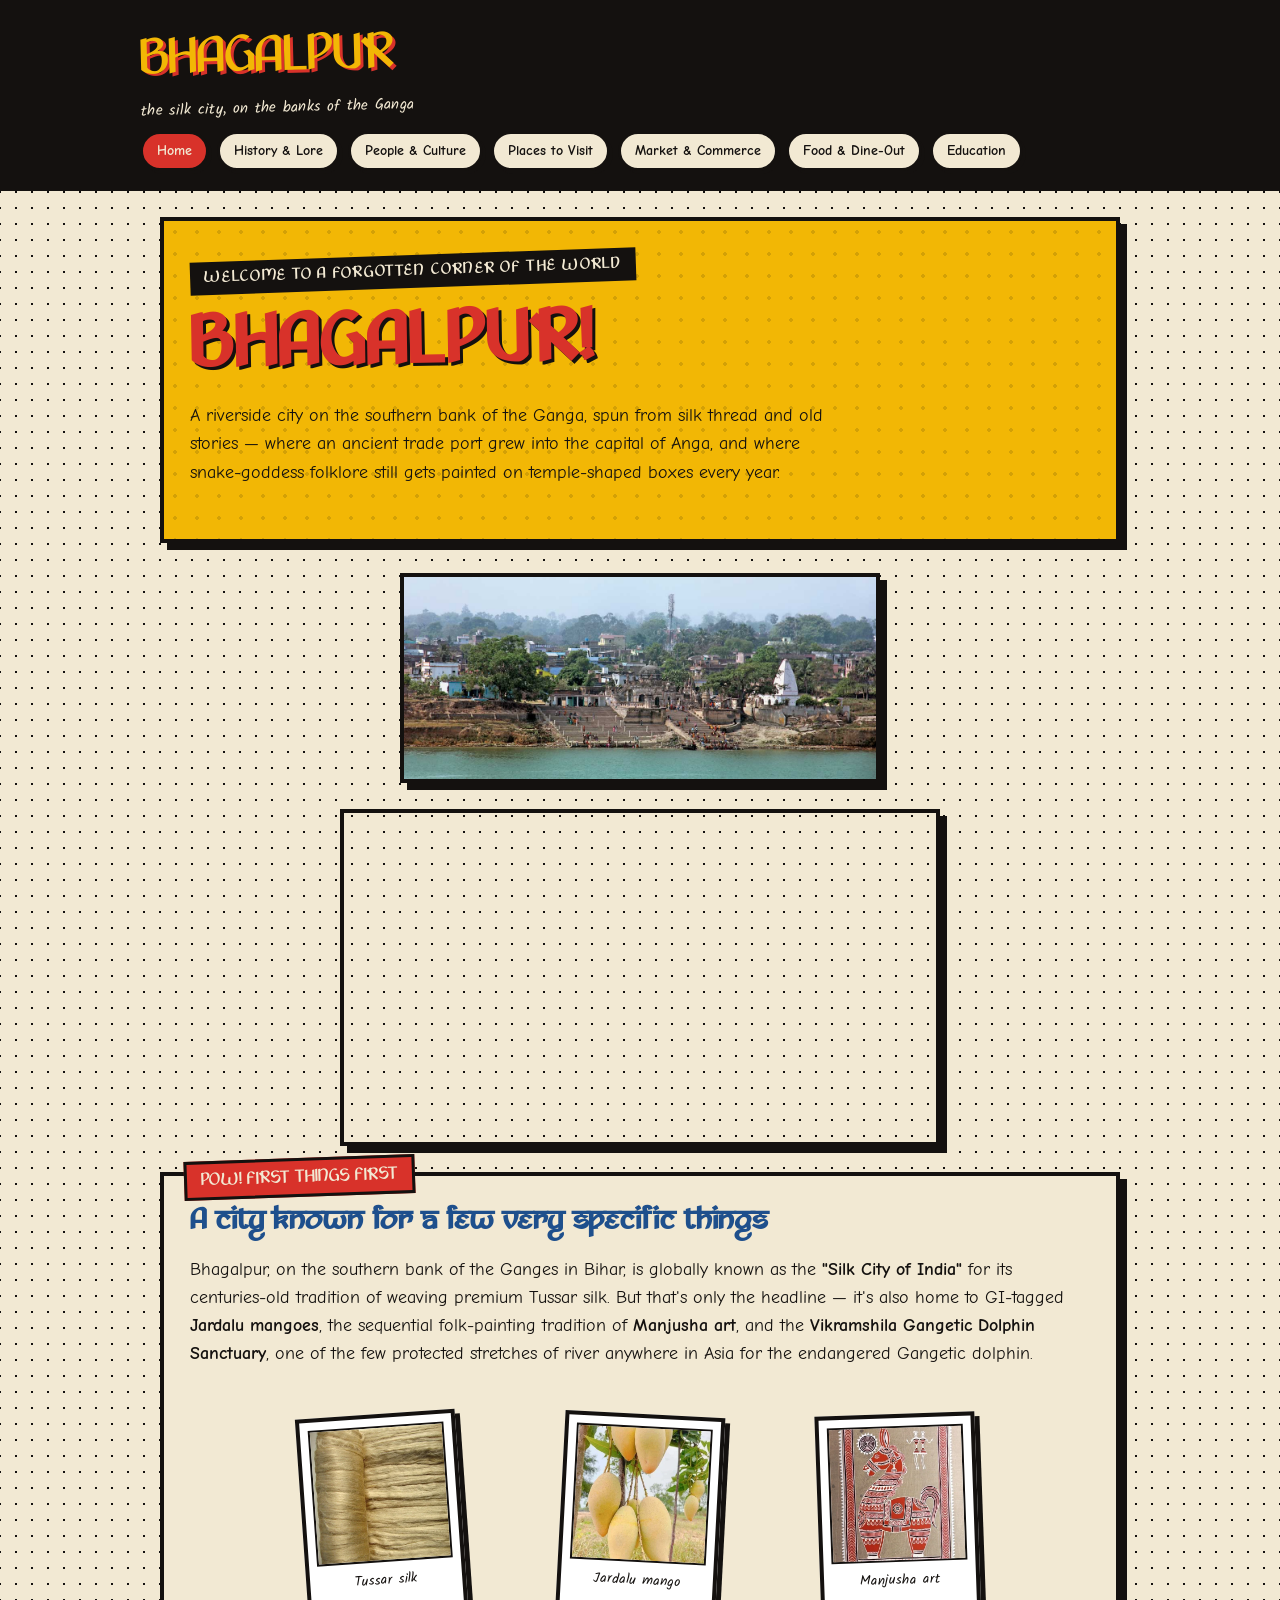
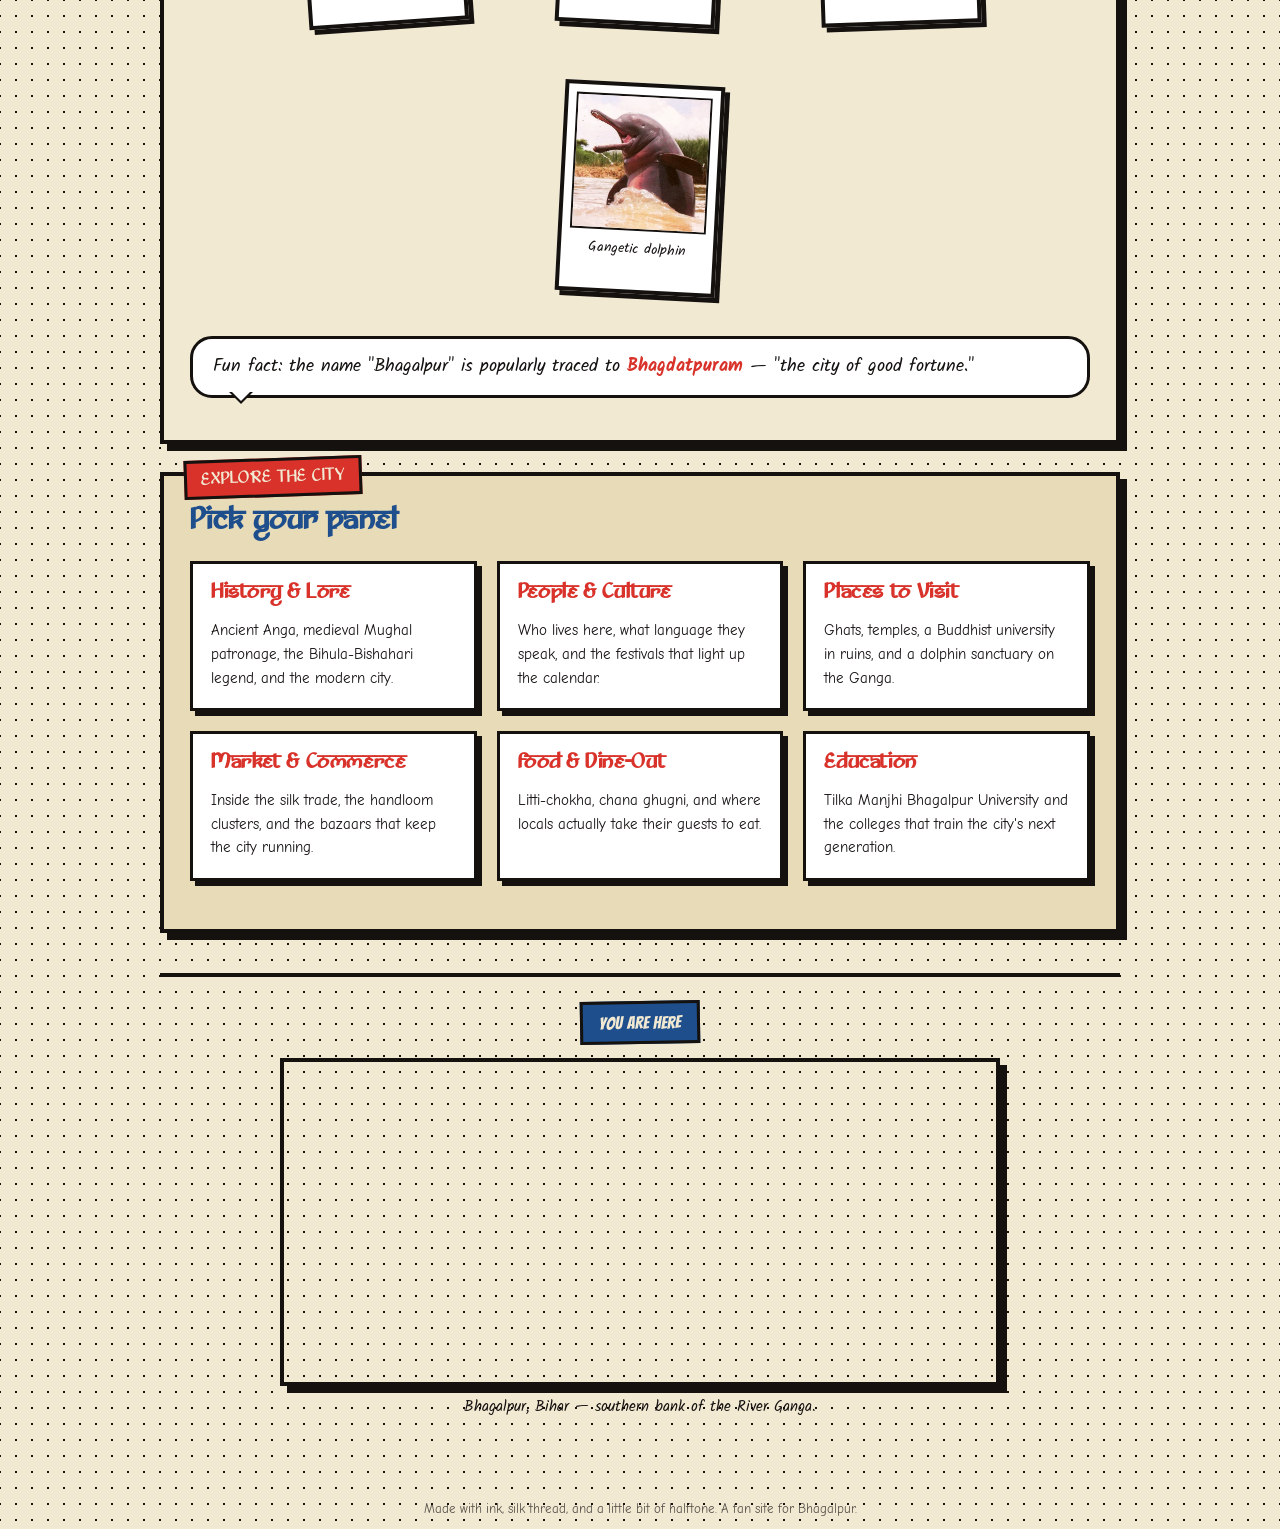
<file: files/index.html>
<!DOCTYPE html>
<html lang="en">
<head>
<meta charset="UTF-8">
<meta name="viewport" content="width=device-width, initial-scale=1.0">
<title>Bhagalpur — The Silk City | Home</title>
<link rel="preconnect" href="https://fonts.googleapis.com">
<link rel="preconnect" href="https://fonts.gstatic.com" crossorigin>
<link rel="stylesheet" href="https://fonts.googleapis.com/css2?family=Bangers&family=Comic+Neue:wght@400;700&family=Kalam:wght@400;700&display=swap">
<link rel="stylesheet" href="style.css">
</head>
<body>

<header class="masthead">
  <div class="masthead-inner">
    <a href="index.html" class="brand">BHAGALPUR<small>the silk city, on the banks of the Ganga</small></a>
    <nav class="tabs">
      <a href="index.html" class="active">Home</a>
      <a href="history.html">History &amp; Lore</a>
      <a href="culture.html">People &amp; Culture</a>
      <a href="places.html">Places to Visit</a>
      <a href="market.html">Market &amp; Commerce</a>
      <a href="food.html">Food &amp; Dine-Out</a>
      <a href="education.html">Education</a>
    </nav>
  </div>
</header>

<main class="page-wrap">

  <section class="splash">
    <span class="kicker">WELCOME TO A FORGOTTEN CORNER OF THE WORLD</span>
    <h1>BHAGALPUR!</h1>
    <p>A riverside city on the southern bank of the Ganga, spun from silk thread and old stories — where an ancient trade port grew into the capital of Anga, and where snake-goddess folklore still gets painted on temple-shaped boxes every year.</p>
  </section>

  <figure class="hero-photo">
    <img width="1170" height="500" loading="eager" fetchpriority="high" src="images/bhagalpurmain.jpg" alt="Bhagalpur city, on the banks of the Ganga">
  </figure>
  <div class="video-frame">
  <iframe
    src="https://www.youtube.com/embed/fiLjQVeJf7M"
    title="Bhagalpur Video"
    allowfullscreen
    loading="lazy"></iframe>
</div>


  <div class="panel">
    <span class="panel-label">POW! FIRST THINGS FIRST</span>
    <h2>A city known for a few very specific things</h2>
    <p>Bhagalpur, on the southern bank of the Ganges in Bihar, is globally known as the <strong>"Silk City of India"</strong> for its centuries-old tradition of weaving premium Tussar silk. But that's only the headline — it's also home to GI-tagged <strong>Jardalu mangoes</strong>, the sequential folk-painting tradition of <strong>Manjusha art</strong>, and the <strong>Vikramshila Gangetic Dolphin Sanctuary</strong>, one of the few protected stretches of river anywhere in Asia for the endangered Gangetic dolphin.</p>
    <div class="sticker-row">
      <figure class="sticker">
        <img width="480" height="480" loading="lazy" src="images/tasar_optimized.webp" alt="Tussar silk">
        <figcaption>Tussar silk</figcaption>
      </figure>
      <figure class="sticker">
        <img width="480" height="480" loading="lazy" src="images/jardallo_optimized.webp" alt="Jardalu mango">
        <figcaption>Jardalu mango</figcaption>
      </figure>
      <figure class="sticker">
        <img width="480" height="480" loading="lazy" src="images/manjusha_optimized.webp" alt="Manjusha art">
        <figcaption>Manjusha art</figcaption>
      </figure>
      <figure class="sticker">
        <img width="480" height="480" loading="lazy" src="images/Gangetic-dolphin_optimized.webp" alt="Gangetic dolphin">
        <figcaption>Gangetic dolphin</figcaption>
      </figure>
    </div>
    <div class="bubble">Fun fact: the name "Bhagalpur" is popularly traced to <strong>Bhagdatpuram</strong> — "the city of good fortune."</div>
  </div>

  <div class="panel accent-yellow">
    <span class="panel-label">EXPLORE THE CITY</span>
    <h2>Pick your panel</h2>
    <div class="card-grid">
      <a class="card" href="history.html">
        <h3>History &amp; Lore</h3>
        <p>Ancient Anga, medieval Mughal patronage, the Bihula-Bishahari legend, and the modern city.</p>
      </a>
      <a class="card" href="culture.html">
        <h3>People &amp; Culture</h3>
        <p>Who lives here, what language they speak, and the festivals that light up the calendar.</p>
      </a>
      <a class="card" href="places.html">
        <h3>Places to Visit</h3>
        <p>Ghats, temples, a Buddhist university in ruins, and a dolphin sanctuary on the Ganga.</p>
      </a>
      <a class="card" href="market.html">
        <h3>Market &amp; Commerce</h3>
        <p>Inside the silk trade, the handloom clusters, and the bazaars that keep the city running.</p>
      </a>
      <a class="card" href="food.html">
        <h3>Food &amp; Dine-Out</h3>
        <p>Litti-chokha, chana ghugni, and where locals actually take their guests to eat.</p>
      </a>
      <a class="card" href="education.html">
        <h3>Education</h3>
        <p>Tilka Manjhi Bhagalpur University and the colleges that train the city's next generation.</p>
      </a>
    </div>
  </div>

  <footer class="map-footer">
    <span class="panel-label-inline">YOU ARE HERE</span>
    <div class="map-frame">
      <iframe
        src="https://www.google.com/maps?q=Bhagalpur,Bihar,India&output=embed"
        loading="lazy"
        referrerpolicy="no-referrer-when-downgrade"
        title="Map of Bhagalpur, Bihar, India"></iframe>
    </div>
    <p class="map-caption">Bhagalpur, Bihar — southern bank of the River Ganga.</p>
  </footer>

</main>

<footer class="site-footer">Made with ink, silk thread, and a little bit of halftone. A fan site for Bhagalpur.</footer>

</body>
</html>
</file>
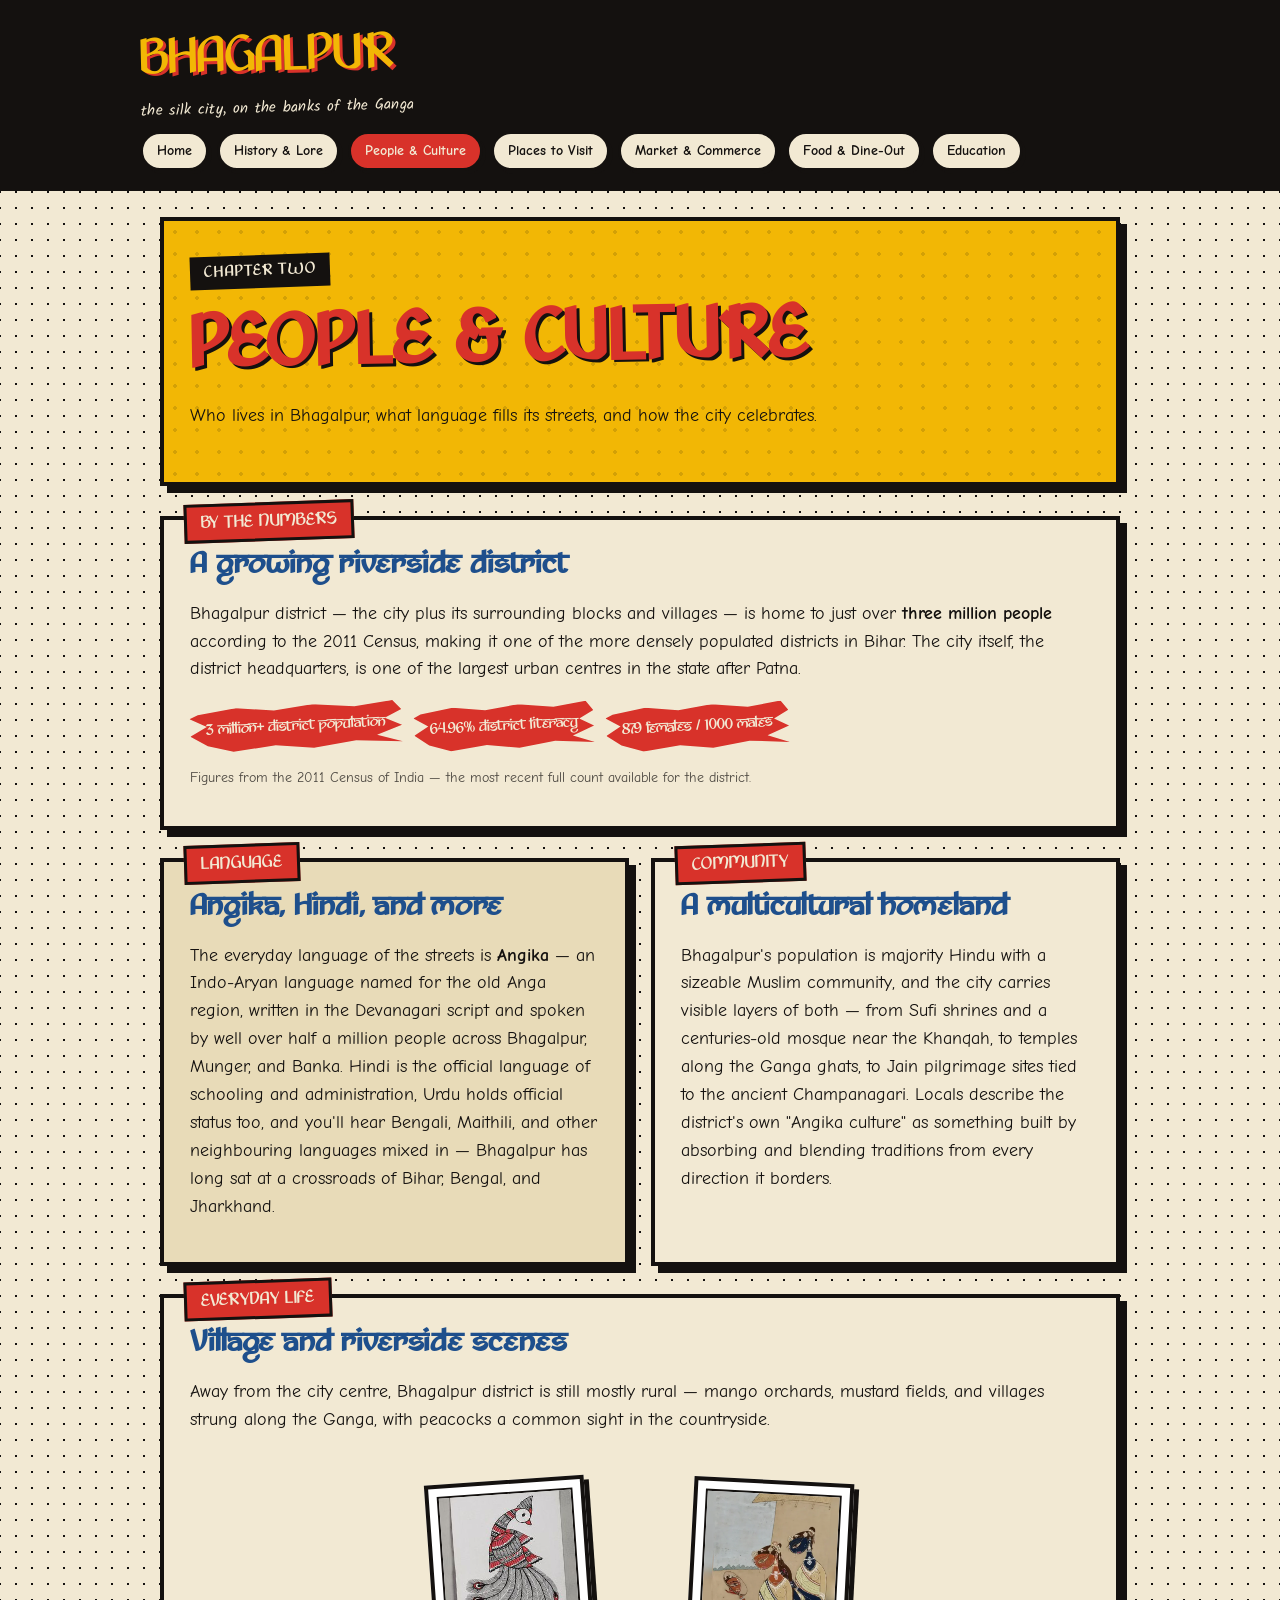
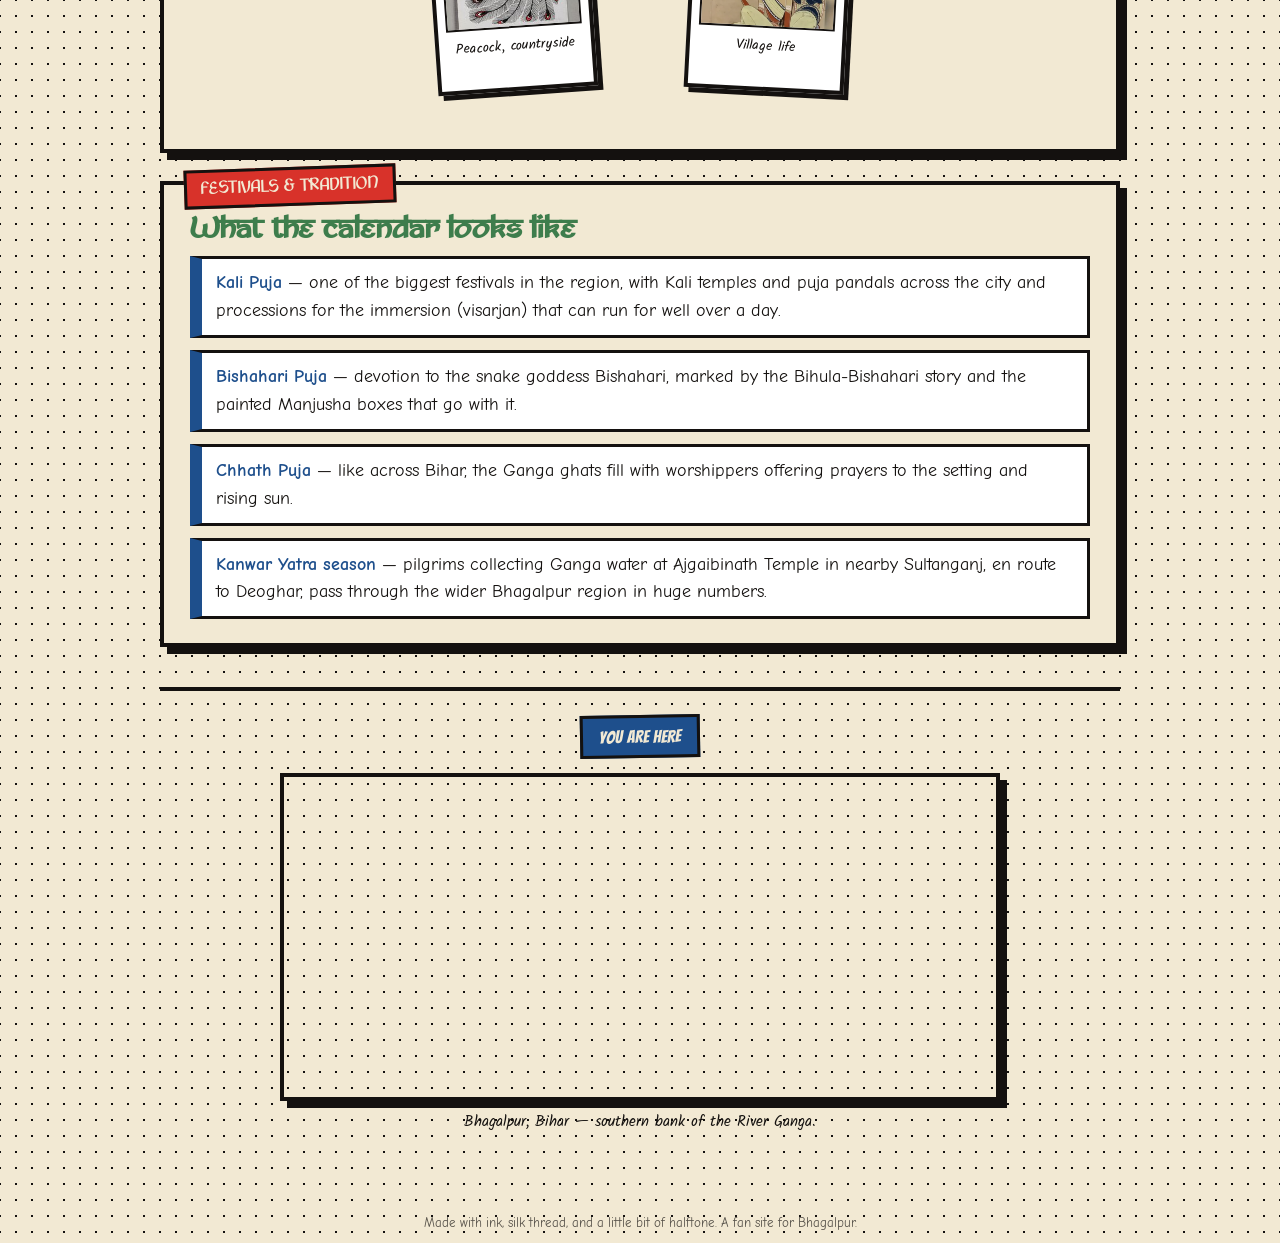
<file: files/culture.html>
<!DOCTYPE html>
<html lang="en">
<head>
<meta charset="UTF-8">
<meta name="viewport" content="width=device-width, initial-scale=1.0">
<title>People &amp; Culture | Bhagalpur</title>
<link rel="preconnect" href="https://fonts.googleapis.com">
<link rel="preconnect" href="https://fonts.gstatic.com" crossorigin>
<link rel="stylesheet" href="https://fonts.googleapis.com/css2?family=Bangers&family=Comic+Neue:wght@400;700&family=Kalam:wght@400;700&display=swap">
<link rel="stylesheet" href="style.css">
</head>
<body>

<header class="masthead">
  <div class="masthead-inner">
    <a href="index.html" class="brand">BHAGALPUR<small>the silk city, on the banks of the Ganga</small></a>
    <nav class="tabs">
      <a href="index.html">Home</a>
      <a href="history.html">History &amp; Lore</a>
      <a href="culture.html" class="active">People &amp; Culture</a>
      <a href="places.html">Places to Visit</a>
      <a href="market.html">Market &amp; Commerce</a>
      <a href="food.html">Food &amp; Dine-Out</a>
      <a href="education.html">Education</a>
    </nav>
  </div>
</header>

<main class="page-wrap">

  <section class="splash">
    <span class="kicker">CHAPTER TWO</span>
    <h1>PEOPLE &amp; CULTURE</h1>
    <p>Who lives in Bhagalpur, what language fills its streets, and how the city celebrates.</p>
  </section>

  <div class="panel">
    <span class="panel-label">BY THE NUMBERS</span>
    <h2>A growing riverside district</h2>
    <p>Bhagalpur district — the city plus its surrounding blocks and villages — is home to just over <strong>three million people</strong> according to the 2011 Census, making it one of the more densely populated districts in Bihar. The city itself, the district headquarters, is one of the largest urban centres in the state after Patna.</p>
    <div class="burst">3 million+ district population</div>
    <div class="burst">64.96% district literacy</div>
    <div class="burst">879 females / 1000 males</div>
    <p style="font-size:0.85rem; opacity:0.75; margin-top:14px;">Figures from the 2011 Census of India — the most recent full count available for the district.</p>
  </div>

  <div class="grid-2">
    <div class="panel accent-yellow">
      <span class="panel-label">LANGUAGE</span>
      <h2>Angika, Hindi, and more</h2>
      <p>The everyday language of the streets is <strong>Angika</strong> — an Indo-Aryan language named for the old Anga region, written in the Devanagari script and spoken by well over half a million people across Bhagalpur, Munger, and Banka. Hindi is the official language of schooling and administration, Urdu holds official status too, and you'll hear Bengali, Maithili, and other neighbouring languages mixed in — Bhagalpur has long sat at a crossroads of Bihar, Bengal, and Jharkhand.</p>
    </div>
    <div class="panel">
      <span class="panel-label">COMMUNITY</span>
      <h2>A multicultural homeland</h2>
      <p>Bhagalpur's population is majority Hindu with a sizeable Muslim community, and the city carries visible layers of both — from Sufi shrines and a centuries-old mosque near the Khanqah, to temples along the Ganga ghats, to Jain pilgrimage sites tied to the ancient Champanagari. Locals describe the district's own "Angika culture" as something built by absorbing and blending traditions from every direction it borders.</p>
    </div>
  </div>

  <div class="panel">
    <span class="panel-label">EVERYDAY LIFE</span>
    <h2>Village and riverside scenes</h2>
    <p>Away from the city centre, Bhagalpur district is still mostly rural — mango orchards, mustard fields, and villages strung along the Ganga, with peacocks a common sight in the countryside.</p>
    <div class="sticker-row">
      <figure class="sticker">
        <img width="236" height="313" loading="lazy" src="images/peackock.jpg" alt="Peacock in the Bhagalpur countryside">
        <figcaption>Peacock, countryside</figcaption>
      </figure>
      <figure class="sticker">
        <img width="480" height="480" loading="lazy" src="images/village_hotties_optimized.webp" alt="Village life near Bhagalpur">
        <figcaption>Village life</figcaption>
      </figure>
    </div>
  </div>

  <div class="panel tone-green">
    <span class="panel-label">FESTIVALS &amp; TRADITION</span>
    <h2>What the calendar looks like</h2>
    <ul class="stub-list">
      <li><strong>Kali Puja</strong> — one of the biggest festivals in the region, with Kali temples and puja pandals across the city and processions for the immersion (visarjan) that can run for well over a day.</li>
      <li><strong>Bishahari Puja</strong> — devotion to the snake goddess Bishahari, marked by the Bihula-Bishahari story and the painted Manjusha boxes that go with it.</li>
      <li><strong>Chhath Puja</strong> — like across Bihar, the Ganga ghats fill with worshippers offering prayers to the setting and rising sun.</li>
      <li><strong>Kanwar Yatra season</strong> — pilgrims collecting Ganga water at Ajgaibinath Temple in nearby Sultanganj, en route to Deoghar, pass through the wider Bhagalpur region in huge numbers.</li>
    </ul>
  </div>

  <footer class="map-footer">
    <span class="panel-label-inline">YOU ARE HERE</span>
    <div class="map-frame">
      <iframe
        src="https://www.google.com/maps?q=Bhagalpur,Bihar,India&output=embed"
        loading="lazy"
        referrerpolicy="no-referrer-when-downgrade"
        title="Map of Bhagalpur, Bihar, India"></iframe>
    </div>
    <p class="map-caption">Bhagalpur, Bihar — southern bank of the River Ganga.</p>
  </footer>

</main>

<footer class="site-footer">Made with ink, silk thread, and a little bit of halftone. A fan site for Bhagalpur.</footer>

</body>
</html>
</file>
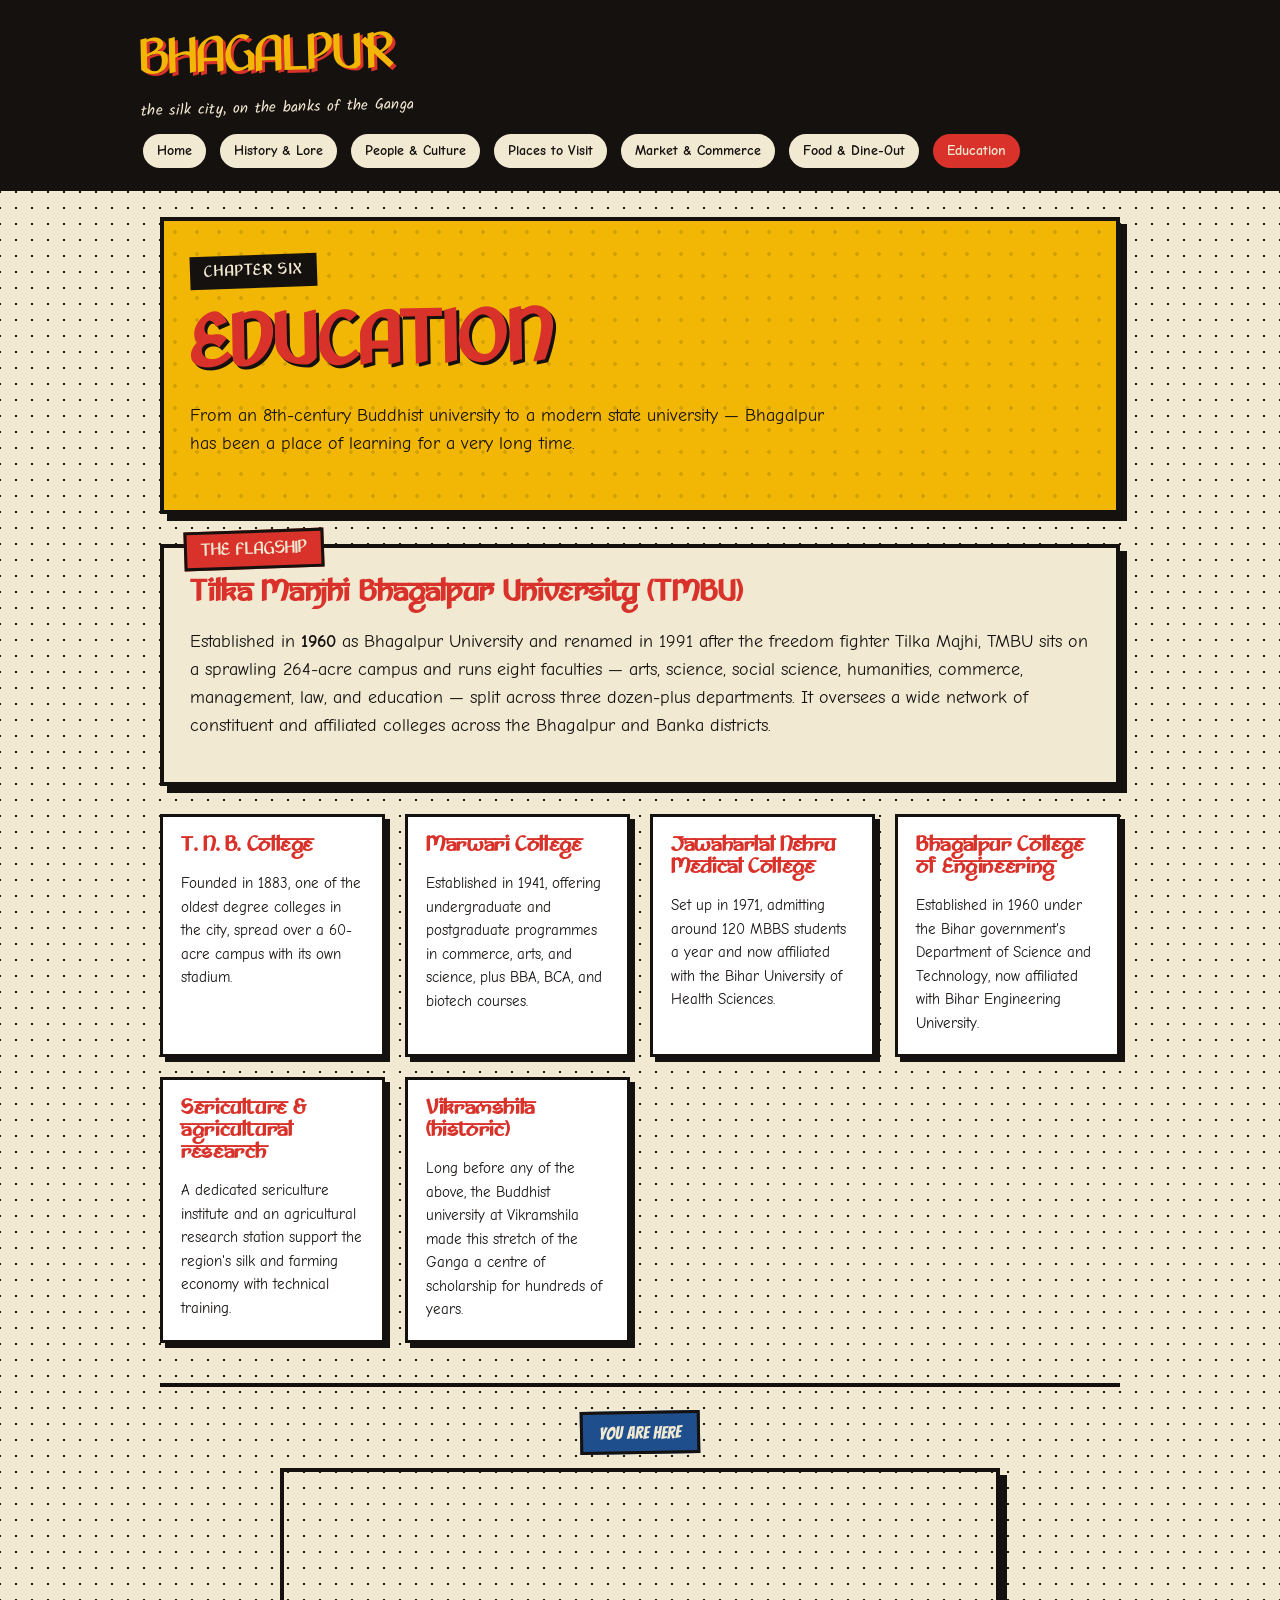
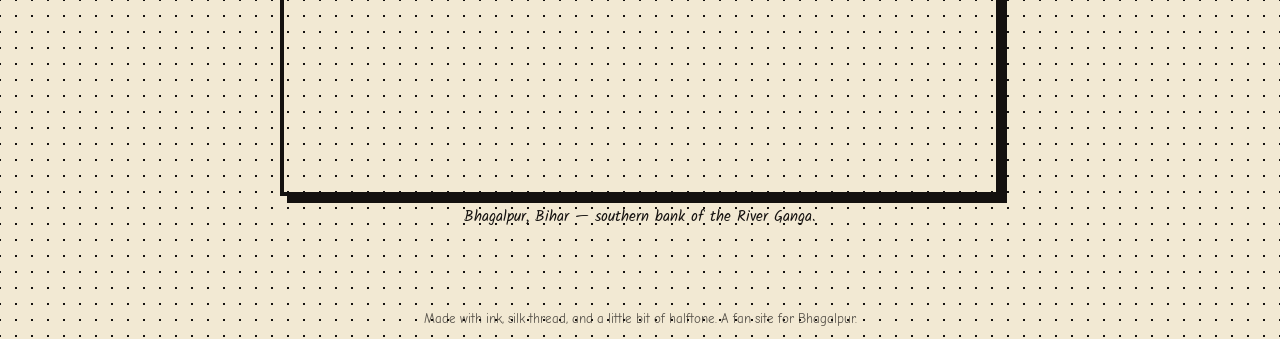
<file: files/education.html>
<!DOCTYPE html>
<html lang="en">
<head>
<meta charset="UTF-8">
<meta name="viewport" content="width=device-width, initial-scale=1.0">
<title>Education | Bhagalpur</title>
<link rel="preconnect" href="https://fonts.googleapis.com">
<link rel="preconnect" href="https://fonts.gstatic.com" crossorigin>
<link rel="stylesheet" href="https://fonts.googleapis.com/css2?family=Bangers&family=Comic+Neue:wght@400;700&family=Kalam:wght@400;700&display=swap">
<link rel="stylesheet" href="style.css">
</head>
<body>

<header class="masthead">
  <div class="masthead-inner">
    <a href="index.html" class="brand">BHAGALPUR<small>the silk city, on the banks of the Ganga</small></a>
    <nav class="tabs">
      <a href="index.html">Home</a>
      <a href="history.html">History &amp; Lore</a>
      <a href="culture.html">People &amp; Culture</a>
      <a href="places.html">Places to Visit</a>
      <a href="market.html">Market &amp; Commerce</a>
      <a href="food.html">Food &amp; Dine-Out</a>
      <a href="education.html" class="active">Education</a>
    </nav>
  </div>
</header>

<main class="page-wrap">

  <section class="splash">
    <span class="kicker">CHAPTER SIX</span>
    <h1>EDUCATION</h1>
    <p>From an 8th-century Buddhist university to a modern state university — Bhagalpur has been a place of learning for a very long time.</p>
  </section>

  <div class="panel tone-red">
    <span class="panel-label">THE FLAGSHIP</span>
    <h2>Tilka Manjhi Bhagalpur University (TMBU)</h2>
    <p>Established in <strong>1960</strong> as Bhagalpur University and renamed in 1991 after the freedom fighter Tilka Majhi, TMBU sits on a sprawling 264-acre campus and runs eight faculties — arts, science, social science, humanities, commerce, management, law, and education — split across three dozen-plus departments. It oversees a wide network of constituent and affiliated colleges across the Bhagalpur and Banka districts.</p>
  </div>

  <div class="card-grid">
    <div class="card">
      <h3>T. N. B. College</h3>
      <p>Founded in 1883, one of the oldest degree colleges in the city, spread over a 60-acre campus with its own stadium.</p>
    </div>
    <div class="card">
      <h3>Marwari College</h3>
      <p>Established in 1941, offering undergraduate and postgraduate programmes in commerce, arts, and science, plus BBA, BCA, and biotech courses.</p>
    </div>
    <div class="card">
      <h3>Jawaharlal Nehru Medical College</h3>
      <p>Set up in 1971, admitting around 120 MBBS students a year and now affiliated with the Bihar University of Health Sciences.</p>
    </div>
    <div class="card">
      <h3>Bhagalpur College of Engineering</h3>
      <p>Established in 1960 under the Bihar government's Department of Science and Technology, now affiliated with Bihar Engineering University.</p>
    </div>
    <div class="card">
      <h3>Sericulture &amp; agricultural research</h3>
      <p>A dedicated sericulture institute and an agricultural research station support the region's silk and farming economy with technical training.</p>
    </div>
    <div class="card">
      <h3>Vikramshila (historic)</h3>
      <p>Long before any of the above, the Buddhist university at Vikramshila made this stretch of the Ganga a centre of scholarship for hundreds of years.</p>
    </div>
  </div>

  <footer class="map-footer">
    <span class="panel-label-inline">YOU ARE HERE</span>
    <div class="map-frame">
      <iframe
        src="https://www.google.com/maps?q=Bhagalpur,Bihar,India&output=embed"
        loading="lazy"
        referrerpolicy="no-referrer-when-downgrade"
        title="Map of Bhagalpur, Bihar, India"></iframe>
    </div>
    <p class="map-caption">Bhagalpur, Bihar — southern bank of the River Ganga.</p>
  </footer>

</main>

<footer class="site-footer">Made with ink, silk thread, and a little bit of halftone. A fan site for Bhagalpur.</footer>

</body>
</html>
</file>
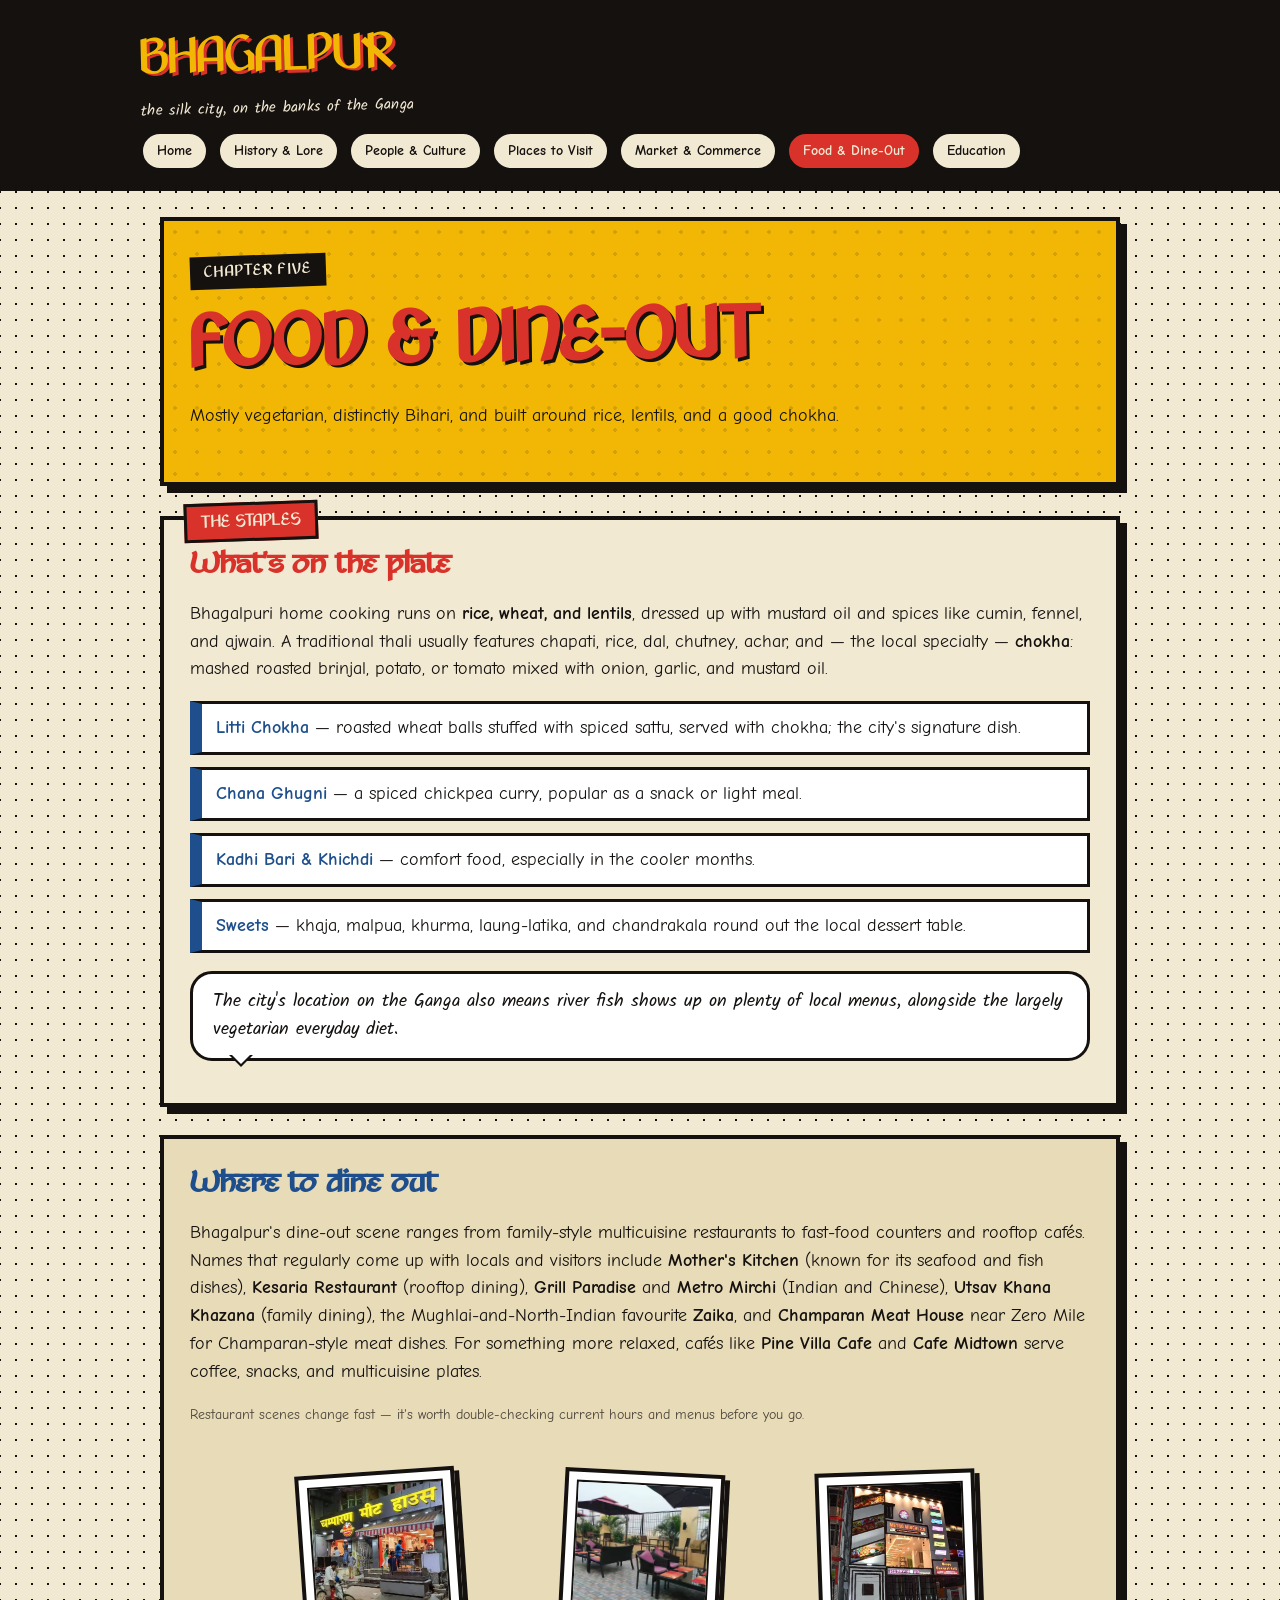
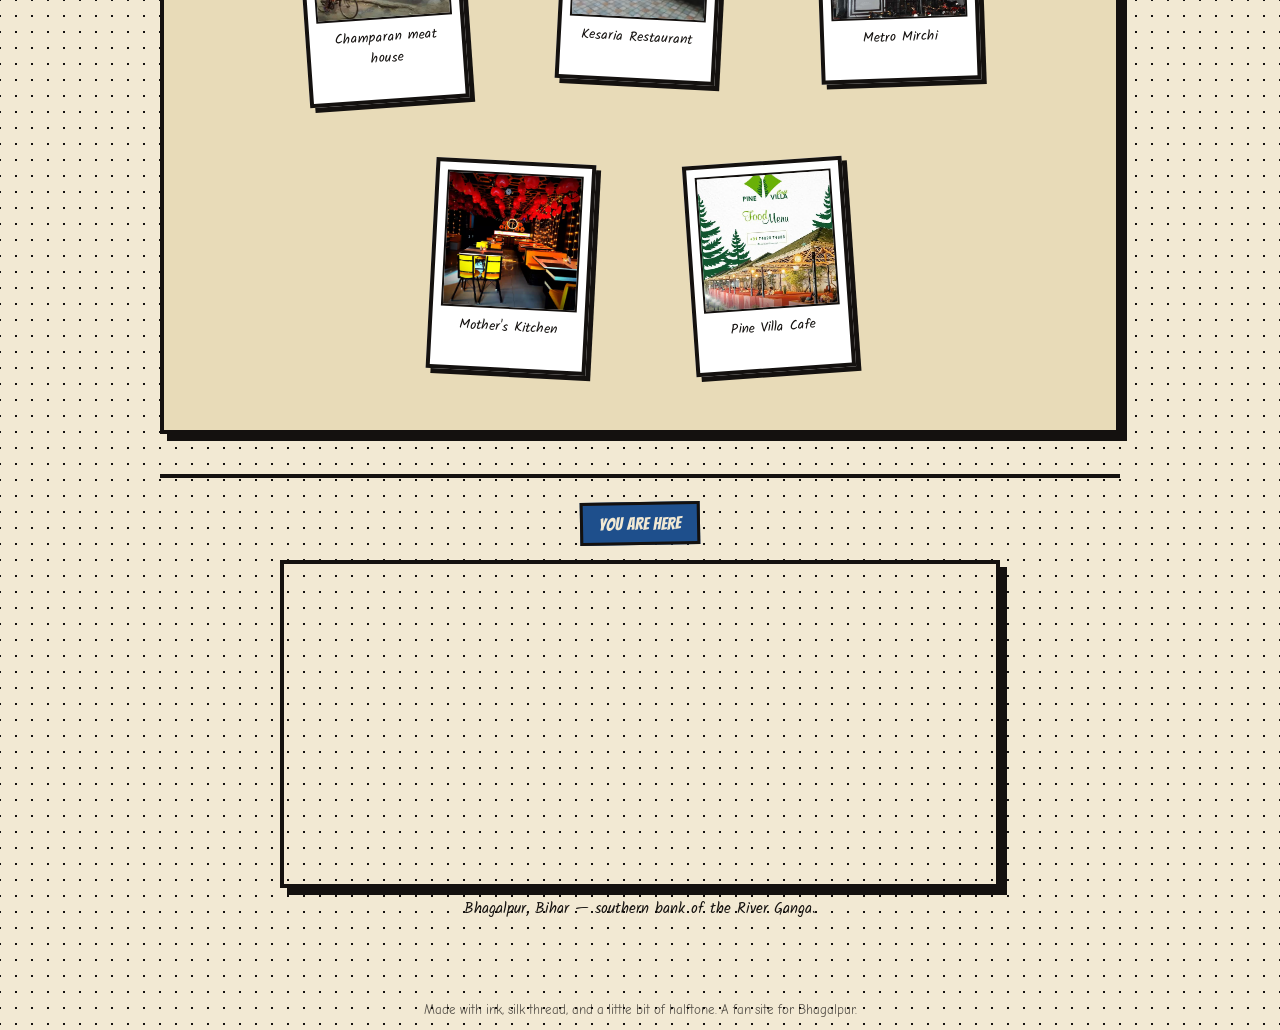
<file: files/food.html>
<!DOCTYPE html>
<html lang="en">
<head>
<meta charset="UTF-8">
<meta name="viewport" content="width=device-width, initial-scale=1.0">
<title>Food &amp; Dine-Out | Bhagalpur</title>
<link rel="preconnect" href="https://fonts.googleapis.com">
<link rel="preconnect" href="https://fonts.gstatic.com" crossorigin>
<link rel="stylesheet" href="https://fonts.googleapis.com/css2?family=Bangers&family=Comic+Neue:wght@400;700&family=Kalam:wght@400;700&display=swap">
<link rel="stylesheet" href="style.css">
</head>
<body>

<header class="masthead">
  <div class="masthead-inner">
    <a href="index.html" class="brand">BHAGALPUR<small>the silk city, on the banks of the Ganga</small></a>
    <nav class="tabs">
      <a href="index.html">Home</a>
      <a href="history.html">History &amp; Lore</a>
      <a href="culture.html">People &amp; Culture</a>
      <a href="places.html">Places to Visit</a>
      <a href="market.html">Market &amp; Commerce</a>
      <a href="food.html" class="active">Food &amp; Dine-Out</a>
      <a href="education.html">Education</a>
    </nav>
  </div>
</header>

<main class="page-wrap">

  <section class="splash">
    <span class="kicker">CHAPTER FIVE</span>
    <h1>FOOD &amp; DINE-OUT</h1>
    <p>Mostly vegetarian, distinctly Bihari, and built around rice, lentils, and a good chokha.</p>
  </section>

  <div class="panel tone-red">
    <span class="panel-label">THE STAPLES</span>
    <h2>What's on the plate</h2>
    <p>Bhagalpuri home cooking runs on <strong>rice, wheat, and lentils</strong>, dressed up with mustard oil and spices like cumin, fennel, and ajwain. A traditional thali usually features chapati, rice, dal, chutney, achar, and — the local specialty — <strong>chokha</strong>: mashed roasted brinjal, potato, or tomato mixed with onion, garlic, and mustard oil.</p>
    <ul class="stub-list">
      <li><strong>Litti Chokha</strong> — roasted wheat balls stuffed with spiced sattu, served with chokha; the city's signature dish.</li>
      <li><strong>Chana Ghugni</strong> — a spiced chickpea curry, popular as a snack or light meal.</li>
      <li><strong>Kadhi Bari &amp; Khichdi</strong> — comfort food, especially in the cooler months.</li>
      <li><strong>Sweets</strong> — khaja, malpua, khurma, laung-latika, and chandrakala round out the local dessert table.</li>
    </ul>
    <div class="bubble">The city's location on the Ganga also means river fish shows up on plenty of local menus, alongside the largely vegetarian everyday diet.</div>
  </div>

  <div class="panel accent-yellow">
    <h2>Where to dine out</h2>
    <p>Bhagalpur's dine-out scene ranges from family-style multicuisine restaurants to fast-food counters and rooftop cafés. Names that regularly come up with locals and visitors include <strong>Mother's Kitchen</strong> (known for its seafood and fish dishes), <strong>Kesaria Restaurant</strong> (rooftop dining), <strong>Grill Paradise</strong> and <strong>Metro Mirchi</strong> (Indian and Chinese), <strong>Utsav Khana Khazana</strong> (family dining), the Mughlai-and-North-Indian favourite <strong>Zaika</strong>, and <strong>Champaran Meat House</strong> near Zero Mile for Champaran-style meat dishes. For something more relaxed, cafés like <strong>Pine Villa Cafe</strong> and <strong>Cafe Midtown</strong> serve coffee, snacks, and multicuisine plates.</p>
    <p style="font-size:0.85rem; opacity:0.75;">Restaurant scenes change fast — it's worth double-checking current hours and menus before you go.</p>
<div class="sticker-row">
  <figure class="sticker"><img width="446" height="448" loading="lazy" src="images/champaran.jpg" alt="Champaran"><figcaption>Champaran meat house</figcaption></figure>
  <figure class="sticker"><img width="782" height="583" loading="lazy" src="images/kesaria.avif" alt="Kesaria Restaurant"><figcaption>Kesaria Restaurant</figcaption></figure>
  <figure class="sticker"><img width="480" height="480" loading="lazy" src="images/metro_mirchi_optimized.webp" alt="Metro Mirchi"><figcaption>Metro Mirchi</figcaption></figure>
  <figure class="sticker"><img width="2048" height="1533" loading="lazy" src="images/motherskitchen.avif" alt="Mother's Kitchen"><figcaption>Mother's Kitchen</figcaption></figure>
  <figure class="sticker"><img width="474" height="647" loading="lazy" src="images/pine villa.jpg" alt="Pine Villa Cafe"><figcaption>Pine Villa Cafe</figcaption></figure>
</div>

  </div>

  <footer class="map-footer">
    <span class="panel-label-inline">YOU ARE HERE</span>
    <div class="map-frame">
      <iframe
        src="https://www.google.com/maps?q=Bhagalpur,Bihar,India&output=embed"
        loading="lazy"
        referrerpolicy="no-referrer-when-downgrade"
        title="Map of Bhagalpur, Bihar, India"></iframe>
    </div>
    <p class="map-caption">Bhagalpur, Bihar — southern bank of the River Ganga.</p>
  </footer>

</main>

<footer class="site-footer">Made with ink, silk thread, and a little bit of halftone. A fan site for Bhagalpur.</footer>

</body>
</html>
</file>
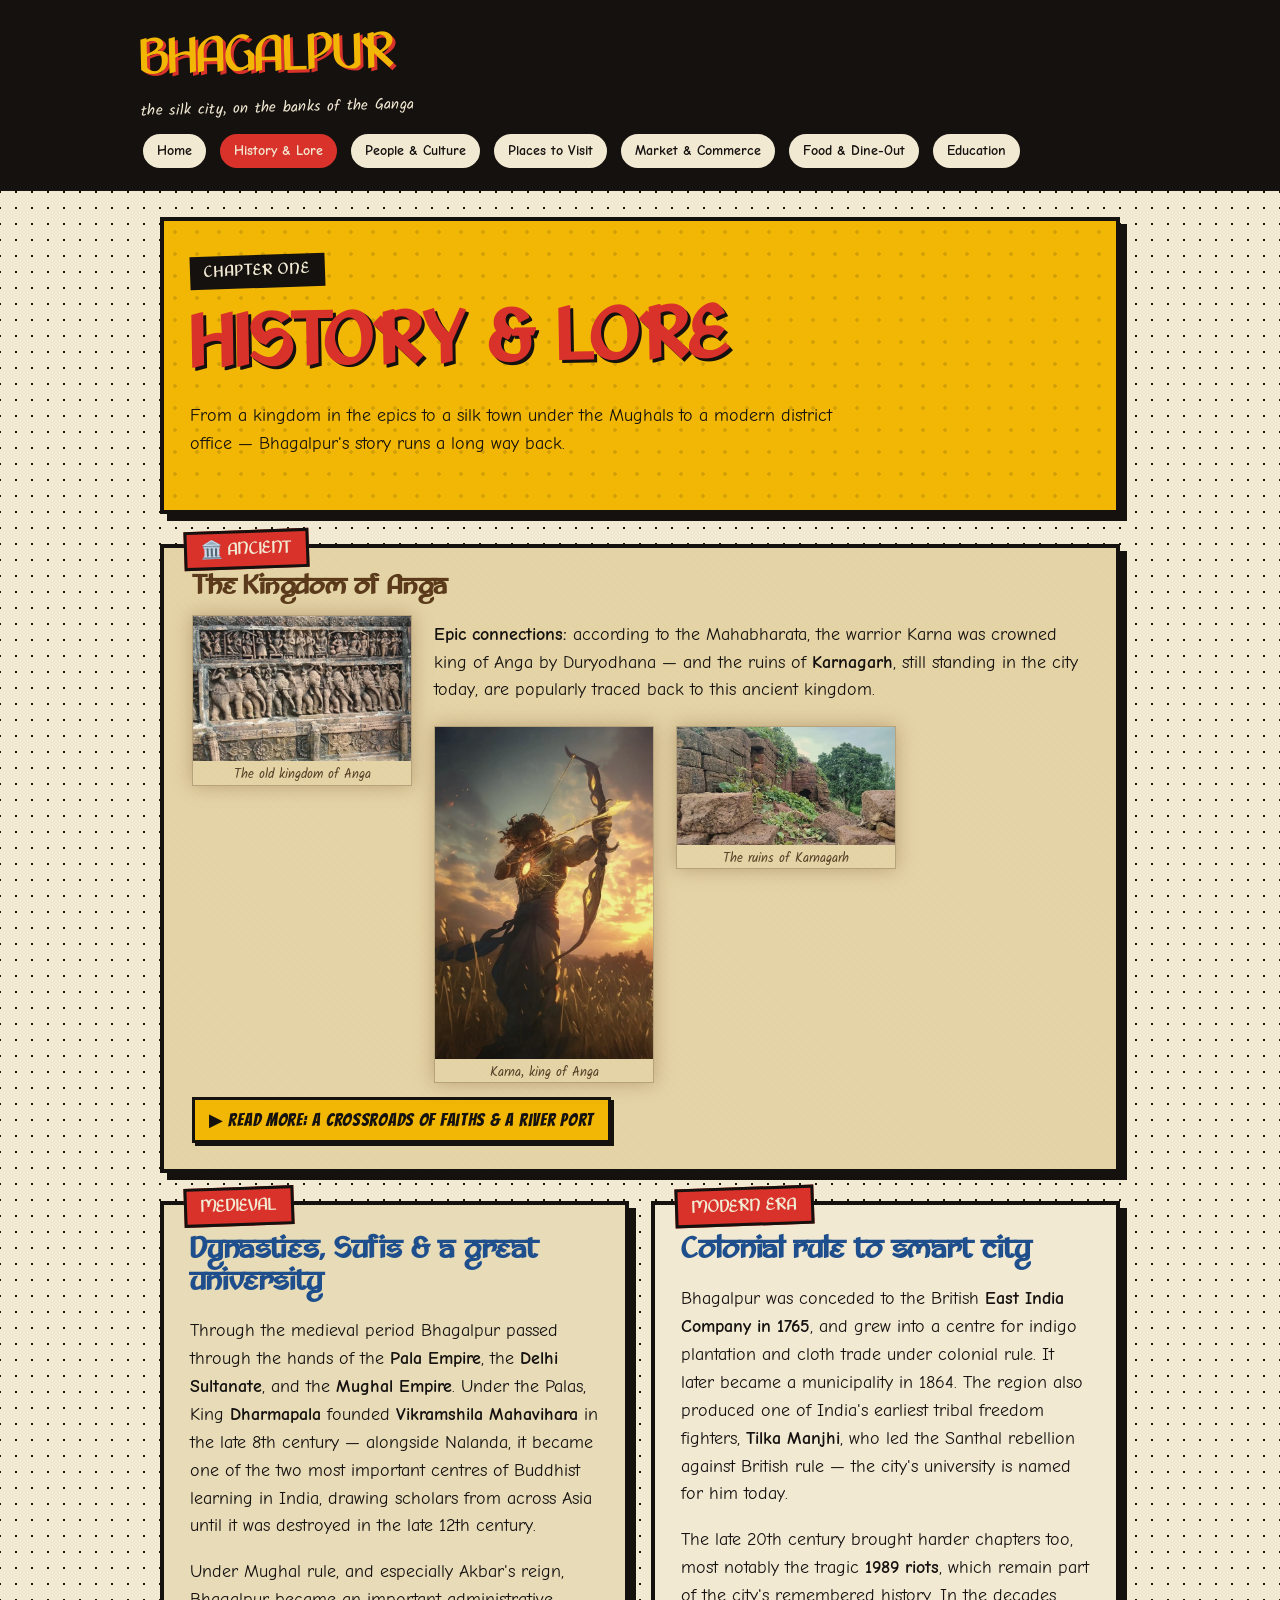
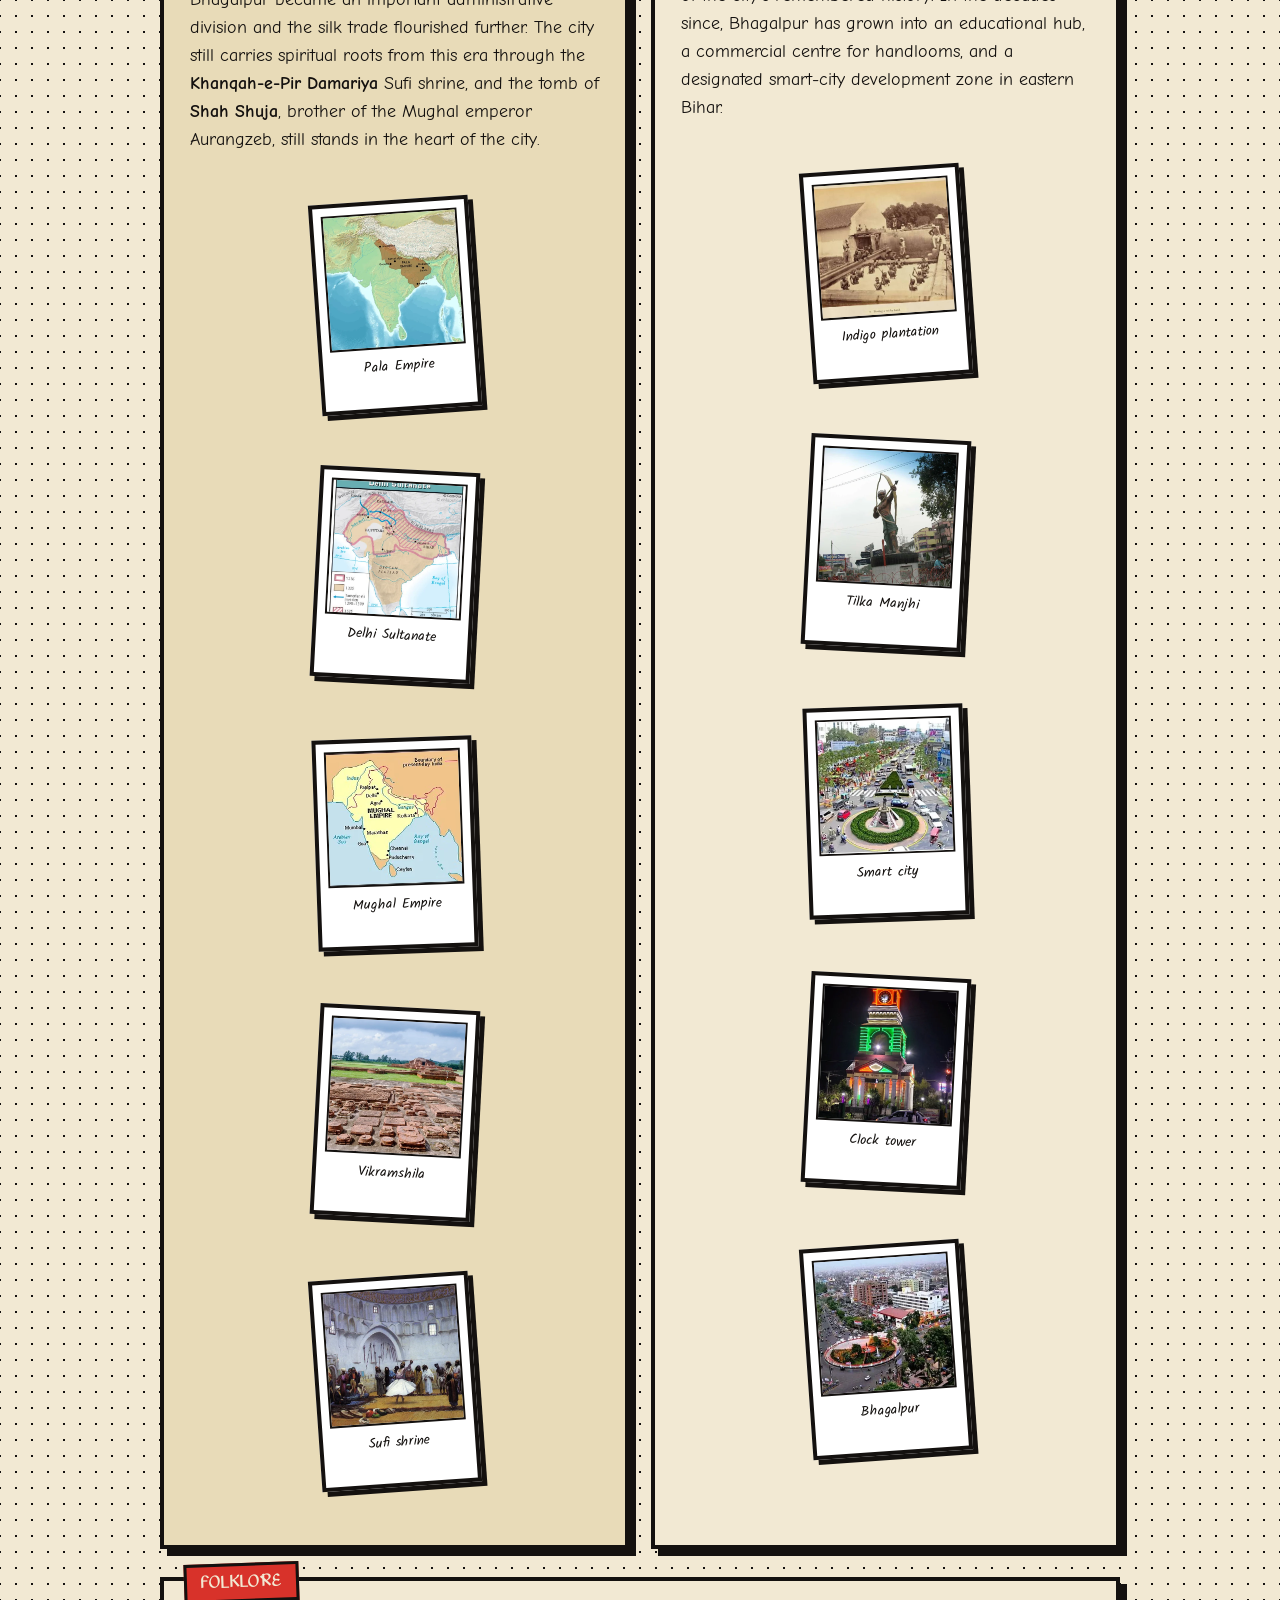
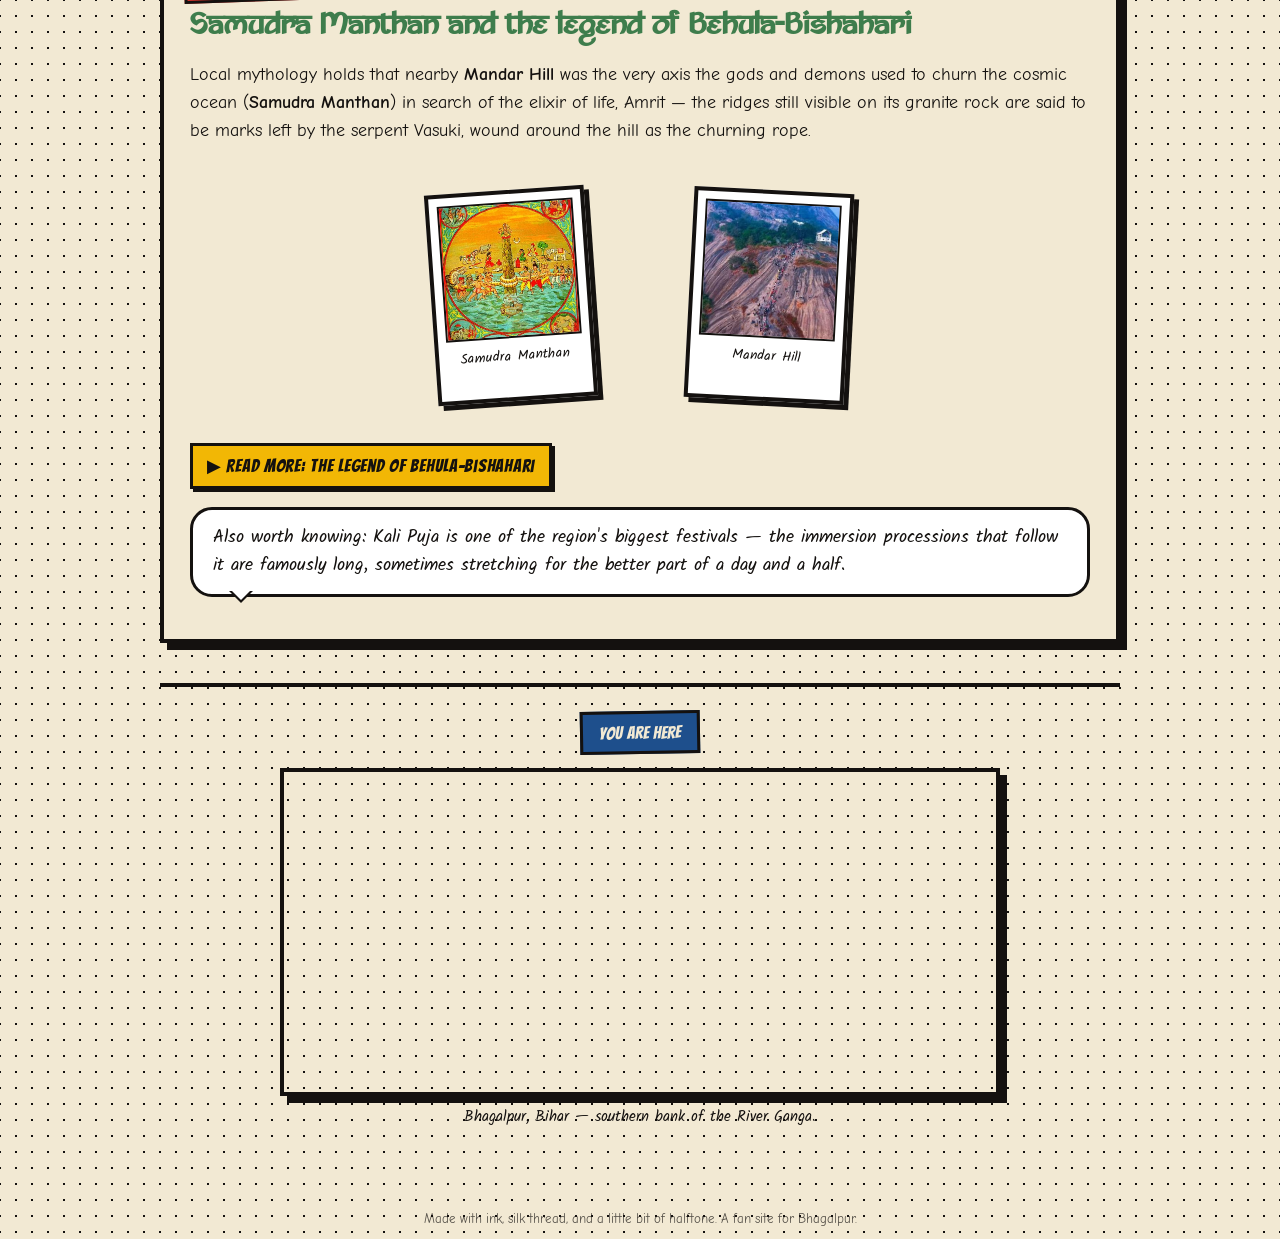
<file: files/history.html>
<!DOCTYPE html>
<html lang="en">
<head>
<meta charset="UTF-8">
<meta name="viewport" content="width=device-width, initial-scale=1.0">
<title>History &amp; Lore | Bhagalpur</title>
<link rel="preconnect" href="https://fonts.googleapis.com">
<link rel="preconnect" href="https://fonts.gstatic.com" crossorigin>
<link rel="stylesheet" href="https://fonts.googleapis.com/css2?family=Bangers&family=Comic+Neue:wght@400;700&family=Kalam:wght@400;700&display=swap">
<link rel="stylesheet" href="style.css">
</head>
<body>

<header class="masthead">
  <div class="masthead-inner">
    <a href="index.html" class="brand">BHAGALPUR<small>the silk city, on the banks of the Ganga</small></a>
    <nav class="tabs">
      <a href="index.html">Home</a>
      <a href="history.html" class="active">History &amp; Lore</a>
      <a href="culture.html">People &amp; Culture</a>
      <a href="places.html">Places to Visit</a>
      <a href="market.html">Market &amp; Commerce</a>
      <a href="food.html">Food &amp; Dine-Out</a>
      <a href="education.html">Education</a>
    </nav>
  </div>
</header>

<main class="page-wrap">

  <section class="splash">
    <span class="kicker">CHAPTER ONE</span>
    <h1>HISTORY &amp; LORE</h1>
    <p>From a kingdom in the epics to a silk town under the Mughals to a modern district office — Bhagalpur's story runs a long way back.</p>
  </section>

  <div class="parchment">
    <span class="panel-label">🏛️ ANCIENT</span>
    <h2 class="ancient-title">The Kingdom of Anga</h2>
    <figure class="figure">
      <img width="660" height="440" loading="lazy" src="images/anga_optimized.webp" alt="Ancient kingdom of Anga">
      <figcaption>The old kingdom of Anga</figcaption>
    </figure>
    <p><strong>Epic connections:</strong> according to the Mahabharata, the warrior Karna was crowned king of Anga by Duryodhana — and the ruins of <strong>Karnagarh</strong>, still standing in the city today, are popularly traced back to this ancient kingdom.</p>
    <figure class="figure">
      <img width="660" height="1003" loading="lazy" src="images/karna_optimized.webp" alt="Karna, warrior-king of Anga">
      <figcaption>Karna, king of Anga</figcaption>
    </figure>
    <figure class="figure">
      <img width="660" height="355" loading="lazy" src="images/karngarh_optimized.webp" alt="Karnagarh ruins">
      <figcaption>The ruins of Karnagarh</figcaption>
    </figure>
    <details class="more">
      <summary>Read more: a crossroads of faiths &amp; a river port</summary>
      <p><strong>A crossroads of faiths:</strong> ancient Champa, Bhagalpur's predecessor city, was a meeting point for multiple religious traditions. Lord Mahavira is said to have spent several rainy-season retreats here, and the 12th Jain Tirthankara, <strong>Vasupujya</strong>, is traditionally held to have been both born and to have attained nirvana in Champa.</p>
    <figure class="figure">
      <img width="438" height="692" loading="lazy" src="images/mahavira.jpg" alt="Lord Mahavira">
      <figcaption>Lord Mahavira</figcaption>
    </figure>
    <figure class="figure ancient-champa">
      <img width="1000" height="1000" loading="lazy" src="images/champa_optimized.webp" alt="Ancient Champa">
      <figcaption>Ancient Champa</figcaption>
    </figure>
    <p><strong>A port on the trade routes:</strong> Champa operated as a busy river port, trading in spices and perfumes, and its scale and prosperity were recorded by the Chinese travellers <strong>Fa-Hien (Faxian)</strong> and <strong>Hiuen-Tsang (Xuanzang)</strong> during their journeys through India.</p>
    </details>

  </div>

  <div class="grid-2">
    <div class="panel accent-yellow">
      <span class="panel-label">MEDIEVAL</span>
      <h2>Dynasties, Sufis &amp; a great university</h2>
      <p>Through the medieval period Bhagalpur passed through the hands of the <strong>Pala Empire</strong>, the <strong>Delhi Sultanate</strong>, and the <strong>Mughal Empire</strong>. Under the Palas, King <strong>Dharmapala</strong> founded <strong>Vikramshila Mahavihara</strong> in the late 8th century — alongside Nalanda, it became one of the two most important centres of Buddhist learning in India, drawing scholars from across Asia until it was destroyed in the late 12th century.</p>
      <p>Under Mughal rule, and especially Akbar's reign, Bhagalpur became an important administrative division and the silk trade flourished further. The city still carries spiritual roots from this era through the <strong>Khanqah-e-Pir Damariya</strong> Sufi shrine, and the tomb of <strong>Shah Shuja</strong>, brother of the Mughal emperor Aurangzeb, still stands in the heart of the city.</p>
      <div class="sticker-row">
        <figure class="sticker"><img width="480" height="480" src="images/pala_optimized.webp" alt="Pala Empire" loading="lazy"><figcaption>Pala Empire</figcaption></figure>
        <figure class="sticker"><img width="480" height="480" loading="lazy" src="images/Delhi_Sultanate_optimized.webp" alt="Delhi Sultanate"><figcaption>Delhi Sultanate</figcaption></figure>
        <figure class="sticker"><img width="249" height="249" loading="lazy" src="images/mughal_optimized.webp" alt="Mughal Empire"><figcaption>Mughal Empire</figcaption></figure>
        <figure class="sticker"><img width="480" height="480" loading="lazy" src="images/vikramshila_optimized.webp" alt="Vikramshila Mahavihara"><figcaption>Vikramshila</figcaption></figure>        <figure class="sticker"><img width="480" height="480" loading="lazy" src="images/sufi_webp_optimized.webp" alt="Khanqah-e-Pir Damariya"><figcaption>Sufi shrine</figcaption></figure>
      </div>
    </div>
    <div class="panel">
      <span class="panel-label">MODERN ERA</span>
      <h2>Colonial rule to smart city</h2>
      <p>Bhagalpur was conceded to the British <strong>East India Company in 1765</strong>, and grew into a centre for indigo plantation and cloth trade under colonial rule. It later became a municipality in 1864. The region also produced one of India's earliest tribal freedom fighters, <strong>Tilka Manjhi</strong>, who led the Santhal rebellion against British rule — the city's university is named for him today.</p>
      <p>The late 20th century brought harder chapters too, most notably the tragic <strong>1989 riots</strong>, which remain part of the city's remembered history. In the decades since, Bhagalpur has grown into an educational hub, a commercial centre for handlooms, and a designated smart-city development zone in eastern Bihar.</p>
      <div class="sticker-row">
        <figure class="sticker"><img width="482" height="414" loading="lazy" src="images/indigo.jpg" alt="Indigo plantation"><figcaption>Indigo plantation</figcaption></figure>
        <figure class="sticker"><img width="480" height="480" loading="lazy" src="images/Tilka-Manjhi_Bhagalpur-1_optimized.webp" alt="Tilka Manjhi"><figcaption>Tilka Manjhi</figcaption></figure>
        <figure class="sticker"><img width="480" height="480" loading="lazy" src="images/smart_city_optimized.webp" alt="Smart city"><figcaption>Smart city</figcaption></figure>
        <figure class="sticker"><img width="480" height="480" loading="lazy" src="images/clocktower_optimized.webp" alt="Clock tower"><figcaption>Clock tower</figcaption></figure>
        <figure class="sticker"><img width="480" height="480" loading="lazy" src="images/bhagalpur_optimized.webp" alt="Bhagalpur"><figcaption>Bhagalpur</figcaption></figure>
      </div>
    </div>
  </div>

  <div class="panel tone-green">
    <span class="panel-label">FOLKLORE</span>
    <h2>Samudra Manthan and the legend of Behula-Bishahari</h2>
    <p>Local mythology holds that nearby <strong>Mandar Hill</strong> was the very axis the gods and demons used to churn the cosmic ocean (<strong>Samudra Manthan</strong>) in search of the elixir of life, Amrit — the ridges still visible on its granite rock are said to be marks left by the serpent Vasuki, wound around the hill as the churning rope.</p>
    <div class="sticker-row">
      <figure class="sticker"><img width="429" height="429" loading="lazy" src="images/manthan_optimized.webp" alt="Samudra Manthan"><figcaption>Samudra Manthan</figcaption></figure>
      <figure class="sticker"><img width="335" height="597" loading="lazy" src="images/mandar.jpg" alt="Mandar Hill"><figcaption>Mandar Hill</figcaption></figure>
    </div>
    <details class="more">
      <summary>Read more: the legend of Behula-Bishahari</summary>
      <p>The region's best-loved folk story, though, is the legend of <strong>Behula-Bishahari</strong>: Behula's journey to save her husband Lakshmindar from the wrath of the snake goddess Manasa. This is the story behind the city's annual <strong>Bishahari Puja</strong>, and it gave rise to <strong>Manjusha art</strong> — a sequential, scroll-like folk painting tradition, rendered in a signature palette of pink, green, and yellow, that tells the tale panel by panel on temple-shaped boxes.</p>
    <div class="sticker-row">
      <figure class="sticker"><img width="480" height="480" loading="lazy" src="images/BSHERI_optimized.webp" alt="Behula-Bishahari folklore"><figcaption>Behula-Bishahari</figcaption></figure>
    </div>
    </details>
    <div class="bubble">Also worth knowing: Kali Puja is one of the region's biggest festivals — the immersion processions that follow it are famously long, sometimes stretching for the better part of a day and a half.</div>
  </div>

  <footer class="map-footer">
    <span class="panel-label-inline">YOU ARE HERE</span>
    <div class="map-frame">
      <iframe
        src="https://www.google.com/maps?q=Bhagalpur,Bihar,India&output=embed"
        loading="lazy"
        referrerpolicy="no-referrer-when-downgrade"
        title="Map of Bhagalpur, Bihar, India"></iframe>
    </div>
    <p class="map-caption">Bhagalpur, Bihar — southern bank of the River Ganga.</p>
  </footer>

</main>

<footer class="site-footer">Made with ink, silk thread, and a little bit of halftone. A fan site for Bhagalpur.</footer>

</body>
</html>
</file>
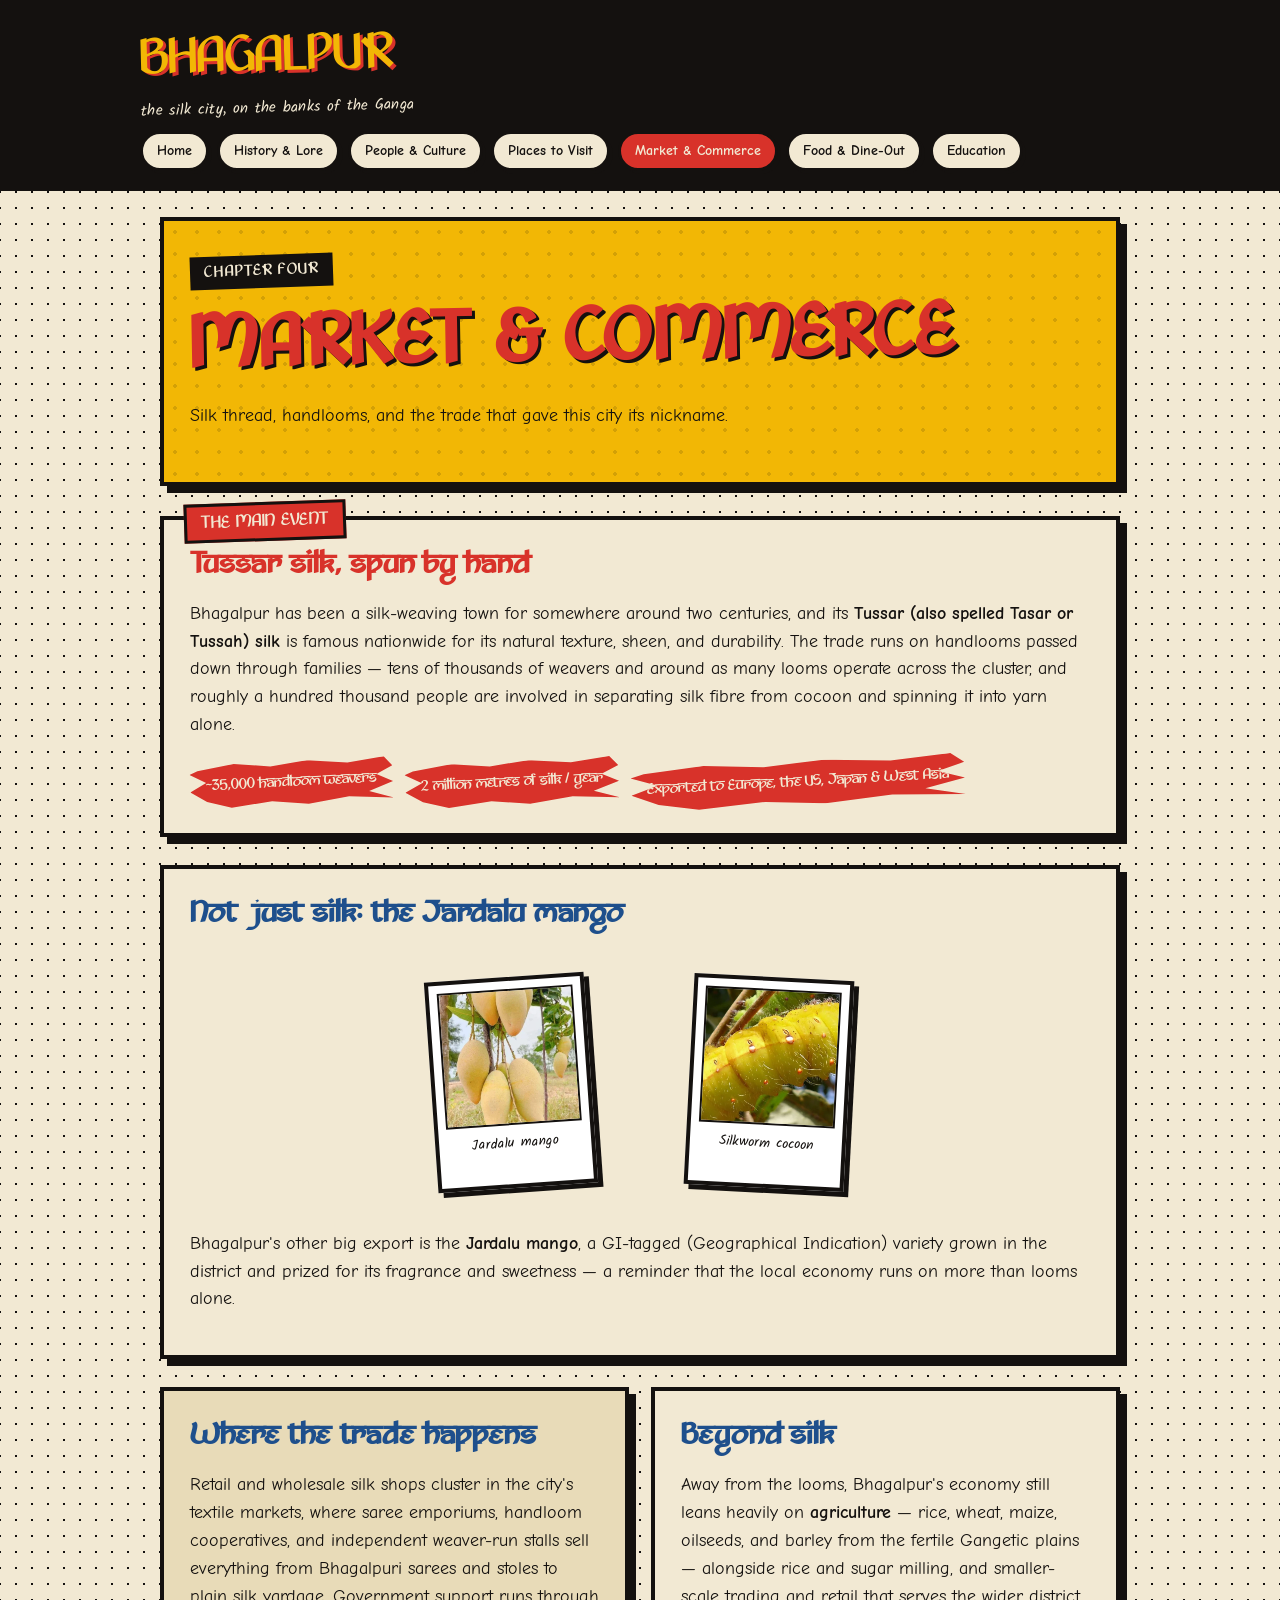
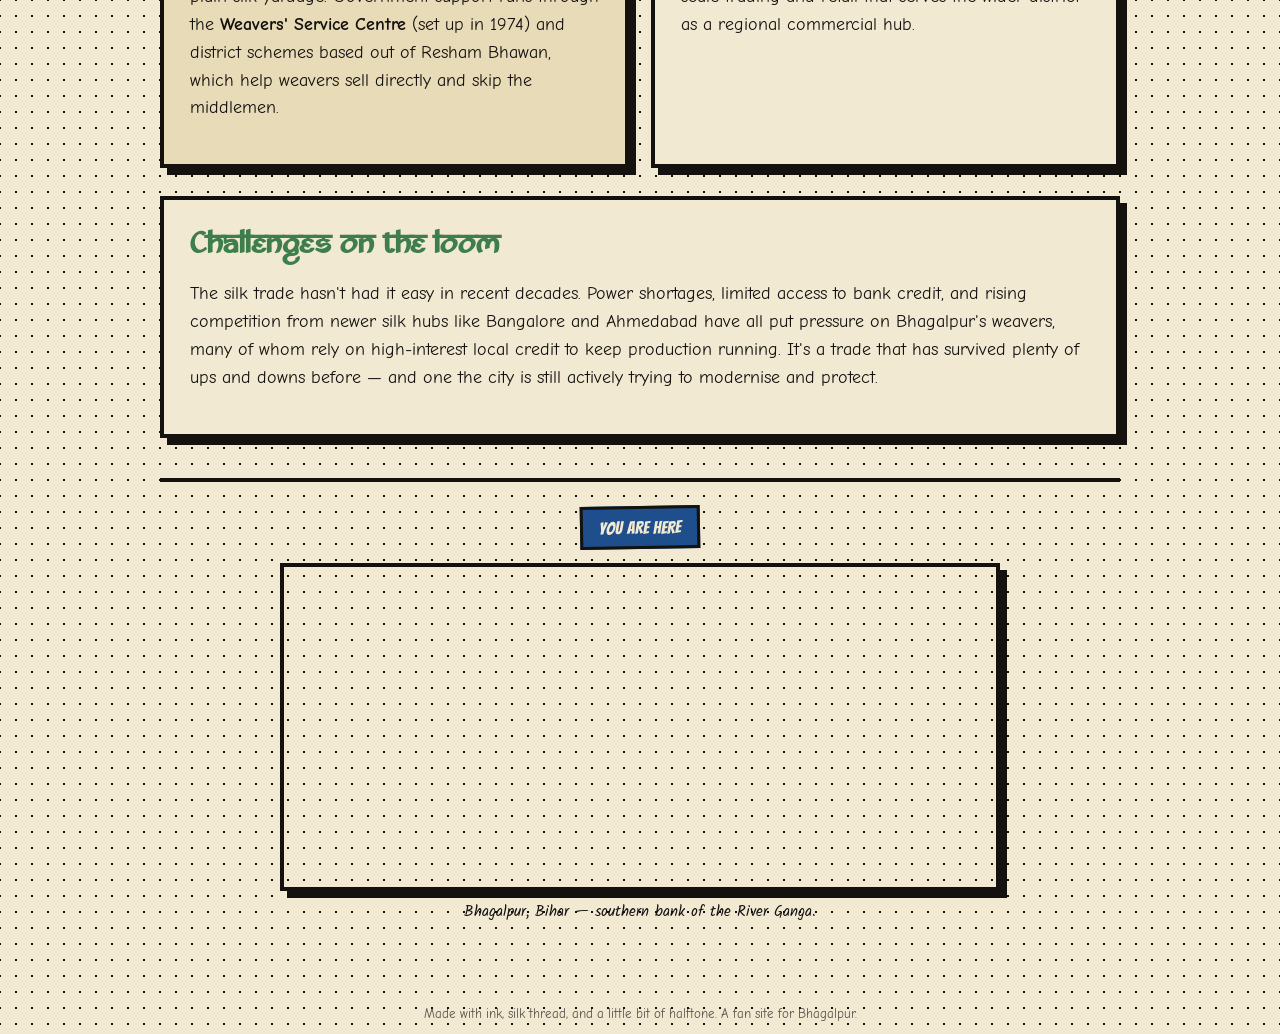
<file: files/market.html>
<!DOCTYPE html>
<html lang="en">
<head>
<meta charset="UTF-8">
<meta name="viewport" content="width=device-width, initial-scale=1.0">
<title>Market &amp; Commerce | Bhagalpur</title>
<link rel="preconnect" href="https://fonts.googleapis.com">
<link rel="preconnect" href="https://fonts.gstatic.com" crossorigin>
<link rel="stylesheet" href="https://fonts.googleapis.com/css2?family=Bangers&family=Comic+Neue:wght@400;700&family=Kalam:wght@400;700&display=swap">
<link rel="stylesheet" href="style.css">
</head>
<body>

<header class="masthead">
  <div class="masthead-inner">
    <a href="index.html" class="brand">BHAGALPUR<small>the silk city, on the banks of the Ganga</small></a>
    <nav class="tabs">
      <a href="index.html">Home</a>
      <a href="history.html">History &amp; Lore</a>
      <a href="culture.html">People &amp; Culture</a>
      <a href="places.html">Places to Visit</a>
      <a href="market.html" class="active">Market &amp; Commerce</a>
      <a href="food.html">Food &amp; Dine-Out</a>
      <a href="education.html">Education</a>
    </nav>
  </div>
</header>

<main class="page-wrap">

  <section class="splash">
    <span class="kicker">CHAPTER FOUR</span>
    <h1>MARKET &amp; COMMERCE</h1>
    <p>Silk thread, handlooms, and the trade that gave this city its nickname.</p>
  </section>

  <div class="panel tone-red">
    <span class="panel-label">THE MAIN EVENT</span>
    <h2>Tussar silk, spun by hand</h2>
    <p>Bhagalpur has been a silk-weaving town for somewhere around two centuries, and its <strong>Tussar (also spelled Tasar or Tussah) silk</strong> is famous nationwide for its natural texture, sheen, and durability. The trade runs on handlooms passed down through families — tens of thousands of weavers and around as many looms operate across the cluster, and roughly a hundred thousand people are involved in separating silk fibre from cocoon and spinning it into yarn alone.</p>
    <div class="burst">~35,000 handloom weavers</div>
    <div class="burst">2 million metres of silk / year</div>
    <div class="burst">Exported to Europe, the US, Japan &amp; West Asia</div>
  </div>

  <div class="panel">
    <h2>Not just silk: the Jardalu mango</h2>
    <div class="sticker-row">
      <figure class="sticker">
        <img width="480" height="480" loading="lazy" src="images/jardallo_optimized.webp" alt="Jardalu mango">
        <figcaption>Jardalu mango</figcaption>
      </figure>
      <figure class="sticker">
        <img width="480" height="480" loading="lazy" src="images/silkworm_optimized.webp" alt="Silkworm cocoon">
        <figcaption>Silkworm cocoon</figcaption>
      </figure>
    </div>
    <p>Bhagalpur's other big export is the <strong>Jardalu mango</strong>, a GI-tagged (Geographical Indication) variety grown in the district and prized for its fragrance and sweetness — a reminder that the local economy runs on more than looms alone.</p>
  </div>

  <div class="grid-2">
    <div class="panel accent-yellow">
      <h2>Where the trade happens</h2>
      <p>Retail and wholesale silk shops cluster in the city's textile markets, where saree emporiums, handloom cooperatives, and independent weaver-run stalls sell everything from Bhagalpuri sarees and stoles to plain silk yardage. Government support runs through the <strong>Weavers' Service Centre</strong> (set up in 1974) and district schemes based out of Resham Bhawan, which help weavers sell directly and skip the middlemen.</p>
    </div>
    <div class="panel">
      <h2>Beyond silk</h2>
      <p>Away from the looms, Bhagalpur's economy still leans heavily on <strong>agriculture</strong> — rice, wheat, maize, oilseeds, and barley from the fertile Gangetic plains — alongside rice and sugar milling, and smaller-scale trading and retail that serves the wider district as a regional commercial hub.</p>
    </div>
  </div>

  <div class="panel tone-green">
    <h2>Challenges on the loom</h2>
    <p>The silk trade hasn't had it easy in recent decades. Power shortages, limited access to bank credit, and rising competition from newer silk hubs like Bangalore and Ahmedabad have all put pressure on Bhagalpur's weavers, many of whom rely on high-interest local credit to keep production running. It's a trade that has survived plenty of ups and downs before — and one the city is still actively trying to modernise and protect.</p>
  </div>

  <footer class="map-footer">
    <span class="panel-label-inline">YOU ARE HERE</span>
    <div class="map-frame">
      <iframe
        src="https://www.google.com/maps?q=Bhagalpur,Bihar,India&output=embed"
        loading="lazy"
        referrerpolicy="no-referrer-when-downgrade"
        title="Map of Bhagalpur, Bihar, India"></iframe>
    </div>
    <p class="map-caption">Bhagalpur, Bihar — southern bank of the River Ganga.</p>
  </footer>

</main>

<footer class="site-footer">Made with ink, silk thread, and a little bit of halftone. A fan site for Bhagalpur.</footer>

</body>
</html>
</file>
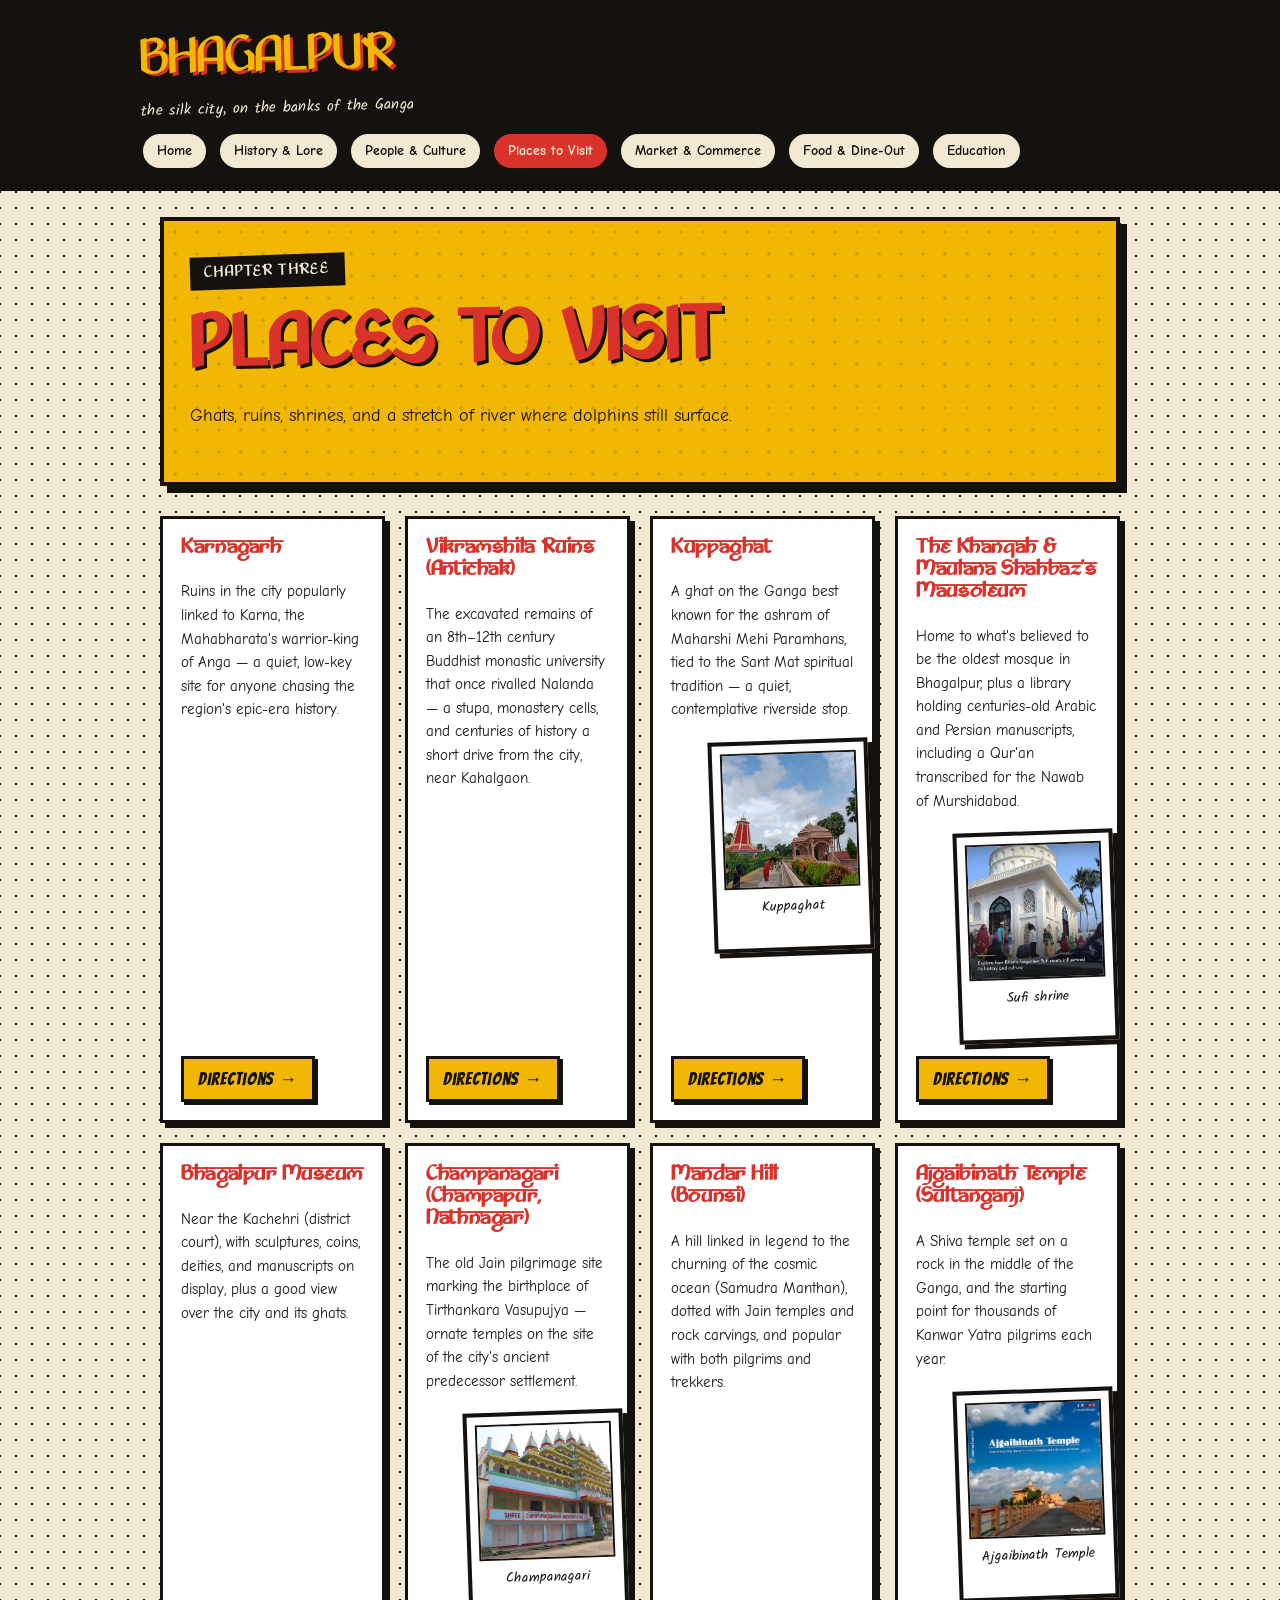
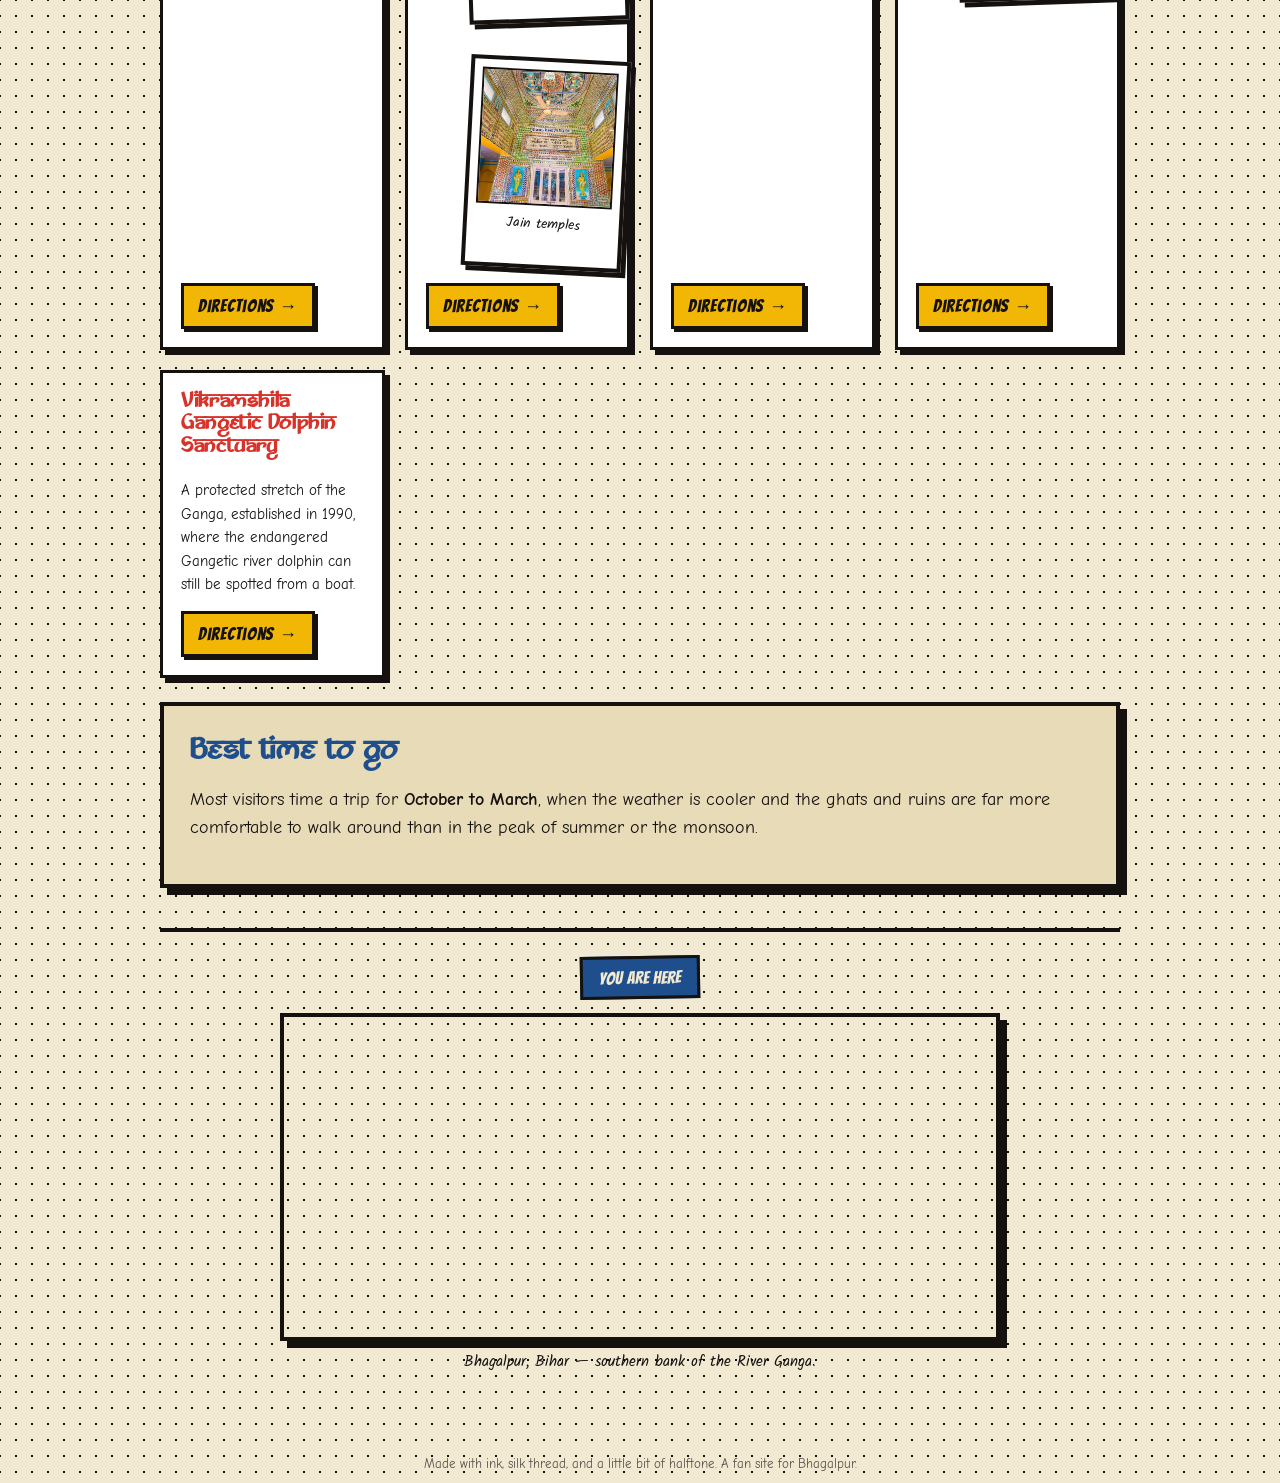
<file: files/places.html>
<!DOCTYPE html>
<html lang="en">
<head>
<meta charset="UTF-8">
<meta name="viewport" content="width=device-width, initial-scale=1.0">
<title>Places to Visit | Bhagalpur</title>
<link rel="preconnect" href="https://fonts.googleapis.com">
<link rel="preconnect" href="https://fonts.gstatic.com" crossorigin>
<link rel="stylesheet" href="https://fonts.googleapis.com/css2?family=Bangers&family=Comic+Neue:wght@400;700&family=Kalam:wght@400;700&display=swap">
<link rel="stylesheet" href="style.css">
</head>
<body>

<header class="masthead">
  <div class="masthead-inner">
    <a href="index.html" class="brand">BHAGALPUR<small>the silk city, on the banks of the Ganga</small></a>
    <nav class="tabs">
      <a href="index.html">Home</a>
      <a href="history.html">History &amp; Lore</a>
      <a href="culture.html">People &amp; Culture</a>
      <a href="places.html" class="active">Places to Visit</a>
      <a href="market.html">Market &amp; Commerce</a>
      <a href="food.html">Food &amp; Dine-Out</a>
      <a href="education.html">Education</a>
    </nav>
  </div>
</header>

<main class="page-wrap">

  <section class="splash">
    <span class="kicker">CHAPTER THREE</span>
    <h1>PLACES TO VISIT</h1>
    <p>Ghats, ruins, shrines, and a stretch of river where dolphins still surface.</p>
  </section>

  <div class="card-grid">
    <div class="card">
      <h3>Karnagarh</h3>
      <p>Ruins in the city popularly linked to Karna, the Mahabharata's warrior-king of Anga — a quiet, low-key site for anyone chasing the region's epic-era history.</p>
      <a class="card-link" href="https://www.google.com/maps/search/?api=1&amp;query=25.24237,86.93288" target="_blank" rel="noopener noreferrer" aria-label="Directions to Karnagarh (opens Google Maps in a new tab)">Directions &rarr;</a>
    </div>
    <div class="card">
      <h3>Vikramshila Ruins (Antichak)</h3>
      <p>The excavated remains of an 8th–12th century Buddhist monastic university that once rivalled Nalanda — a stupa, monastery cells, and centuries of history a short drive from the city, near Kahalgaon.</p>
      <a class="card-link" href="https://www.google.com/maps/search/?api=1&amp;query=Vikramshila+Mahavihara+Antichak+Bhagalpur" target="_blank" rel="noopener noreferrer" aria-label="Directions to Vikramshila Ruins (Antichak) (opens Google Maps in a new tab)">Directions &rarr;</a>
    </div>
    <div class="card">
      <h3>Kuppaghat</h3>
      <p>A ghat on the Ganga best known for the ashram of Maharshi Mehi Paramhans, tied to the Sant Mat spiritual tradition — a quiet, contemplative riverside stop.</p>
      <figure class="sticker"><img width="480" height="480" loading="lazy" src="images/kuppaghat_optimized.webp" alt="Kuppaghat"><figcaption>Kuppaghat</figcaption></figure>
      <a class="card-link" href="https://www.google.com/maps/search/?api=1&amp;query=Kuppaghat+Bhagalpur" target="_blank" rel="noopener noreferrer" aria-label="Directions to Kuppaghat (opens Google Maps in a new tab)">Directions &rarr;</a>
    </div>
    <div class="card">
      <h3>The Khanqah &amp; Maulana Shahbaz's Mausoleum</h3>
      <p>Home to what's believed to be the oldest mosque in Bhagalpur, plus a library holding centuries-old Arabic and Persian manuscripts, including a Qur'an transcribed for the Nawab of Murshidabad.</p>
      <figure class="sticker"><img width="399" height="501" loading="lazy" src="images/sufi.jpg" alt="Khanqah-e-Pir Damariya"><figcaption>Sufi shrine</figcaption></figure>
      <a class="card-link" href="https://www.google.com/maps/search/?api=1&amp;query=Khanqah+Shahbaz+Bhagalpur" target="_blank" rel="noopener noreferrer" aria-label="Directions to The Khanqah &amp; Maulana Shahbaz's Mausoleum (opens Google Maps in a new tab)">Directions &rarr;</a>
    </div>
    <div class="card">
      <h3>Bhagalpur Museum</h3>
      <p>Near the Kachehri (district court), with sculptures, coins, deities, and manuscripts on display, plus a good view over the city and its ghats.</p>
      <a class="card-link" href="https://www.google.com/maps/search/?api=1&amp;query=Bhagalpur+Museum+Bhagalpur" target="_blank" rel="noopener noreferrer" aria-label="Directions to Bhagalpur Museum (opens Google Maps in a new tab)">Directions &rarr;</a>
    </div>
    <div class="card">
      <h3>Champanagari (Champapur, Nathnagar)</h3>
      <p>The old Jain pilgrimage site marking the birthplace of Tirthankara Vasupujya — ornate temples on the site of the city's ancient predecessor settlement.</p>
      <figure class="sticker"><img width="640" height="428" loading="lazy" src="images/jain.jpg" alt="Champanagari"><figcaption>Champanagari</figcaption></figure>
      <figure class="sticker"><img width="399" height="399" loading="lazy" src="images/jaintemplae_optimized.webp" alt="Jain temples"><figcaption>Jain temples</figcaption></figure>
      <a class="card-link" href="https://www.google.com/maps/search/?api=1&amp;query=Champapur+Jain+Temple+Nathnagar+Bhagalpur" target="_blank" rel="noopener noreferrer" aria-label="Directions to Champanagari (Champapur, Nathnagar) (opens Google Maps in a new tab)">Directions &rarr;</a>
    </div>
    <div class="card">
      <h3>Mandar Hill (Bounsi)</h3>
      <p>A hill linked in legend to the churning of the cosmic ocean (Samudra Manthan), dotted with Jain temples and rock carvings, and popular with both pilgrims and trekkers.</p>
      <a class="card-link" href="https://www.google.com/maps/search/?api=1&amp;query=Mandar+Hill+Bounsi+Bihar" target="_blank" rel="noopener noreferrer" aria-label="Directions to Mandar Hill (Bounsi) (opens Google Maps in a new tab)">Directions &rarr;</a>
    </div>
    <div class="card">
      <h3>Ajgaibinath Temple (Sultanganj)</h3>
      <p>A Shiva temple set on a rock in the middle of the Ganga, and the starting point for thousands of Kanwar Yatra pilgrims each year.</p>
      <figure class="sticker"><img width="554" height="554" loading="lazy" src="images/shiva.jpg" alt="Ajgaibinath Temple"><figcaption>Ajgaibinath Temple</figcaption></figure>
      <a class="card-link" href="https://www.google.com/maps/search/?api=1&amp;query=Ajgaibinath+Temple+Sultanganj" target="_blank" rel="noopener noreferrer" aria-label="Directions to Ajgaibinath Temple (Sultanganj) (opens Google Maps in a new tab)">Directions &rarr;</a>
    </div>
    <div class="card">
      <h3>Vikramshila Gangetic Dolphin Sanctuary</h3>
      <p>A protected stretch of the Ganga, established in 1990, where the endangered Gangetic river dolphin can still be spotted from a boat.</p>
      <a class="card-link" href="https://www.google.com/maps/search/?api=1&amp;query=Vikramshila+Gangetic+Dolphin+Sanctuary+Bhagalpur" target="_blank" rel="noopener noreferrer" aria-label="Directions to Vikramshila Gangetic Dolphin Sanctuary (opens Google Maps in a new tab)">Directions &rarr;</a>
    </div>
  </div>

  <div class="panel accent-yellow">
    <h2>Best time to go</h2>
    <p>Most visitors time a trip for <strong>October to March</strong>, when the weather is cooler and the ghats and ruins are far more comfortable to walk around than in the peak of summer or the monsoon.</p>
  </div>

  <footer class="map-footer">
    <span class="panel-label-inline">YOU ARE HERE</span>
    <div class="map-frame">
      <iframe
        src="https://www.google.com/maps?q=Bhagalpur,Bihar,India&output=embed"
        loading="lazy"
        referrerpolicy="no-referrer-when-downgrade"
        title="Map of Bhagalpur, Bihar, India"></iframe>
    </div>
    <p class="map-caption">Bhagalpur, Bihar — southern bank of the River Ganga.</p>
  </footer>

</main>

<footer class="site-footer">Made with ink, silk thread, and a little bit of halftone. A fan site for Bhagalpur.</footer>

</body>
</html>
</file>
<file: files/style.css>
/* ============================================
   BHAGALPUR — comic-book themed stylesheet
   ============================================ */

@font-face{
  font-family: "Shivaraja";
  src: url("Shivaraja.ttf");
  font-display: swap;
}

:root{
  --ink:        #14110F;
  --paper:      #F2E9D3;
  --paper-2:    #E8DBB8;
  --red:        #D8322A;
  --yellow:     #F2B705;
  --blue:       #1E4F8C;
  --green:      #3E7D4C;
  --purple:     #6A3E8C;

  --panel-border: 4px solid var(--ink);
  --panel-shadow: 7px 7px 0 var(--ink);
  --radius: 2px;
}

*{ box-sizing: border-box; }

html{ scroll-behavior: smooth; }

body{
  margin: 0;
  background-color: var(--paper);
  background-image:
    radial-gradient(var(--ink) 1px, transparent 1.4px);
  background-size: 16px 16px;
  background-position: -8px -8px;
  color: var(--ink);
  font-family: 'Comic Neue', 'Comic Sans MS', cursive, sans-serif;
  font-size: 18px;
  line-height: 1.55;
}

h1, h2, h3, .display{
  font-family: 'Shivaraja', 'Bangers', 'Comic Neue', cursive;
  letter-spacing: 0.03em;
  line-height: 1.05;
  margin: 0 0 0.3em 0;
  color: var(--ink);
}

a{ color: var(--blue); }
a:focus-visible, button:focus-visible, nav.tabs a:focus-visible{
  outline: 3px dashed var(--ink);
  outline-offset: 3px;
}

img{ max-width: 100%; height: auto; display:block; }

/* ---------- layout shell ---------- */
.page-wrap{
  max-width: 1000px;
  margin: 0 auto;
  padding: 0 20px 40px;
}

/* ---------- masthead / nav ---------- */
.masthead{
  background: var(--ink);
  border-bottom: var(--panel-border);
  padding: 18px 20px 10px;
}
.masthead-inner{
  max-width: 1000px;
  margin: 0 auto;
  display:flex;
  align-items:flex-end;
  justify-content: space-between;
  flex-wrap: wrap;
  gap: 10px 20px;
}
.brand{
  color: var(--yellow);
  font-family:'Shivaraja', 'Bangers', cursive;
  font-size: clamp(2.1rem, 6vw, 3.2rem);
  text-shadow: 3px 3px 0 var(--red);
  transform: rotate(-1.5deg);
  display:inline-block;
  text-decoration:none;
}
.brand small{
  display:block;
  font-family:'Kalam', cursive;
  color: var(--paper);
  font-size: 0.95rem;
  text-shadow:none;
  transform: none;
  letter-spacing: 0.02em;
}
nav.tabs{
  display:flex;
  flex-wrap:wrap;
  gap: 8px;
  padding-bottom: 6px;
}
nav.tabs a{
  text-decoration:none;
  color: var(--ink);
  background: var(--paper);
  border: 3px solid var(--ink);
  border-radius: 999px;
  padding: 6px 14px;
  font-family:'Comic Neue', cursive;
  font-weight: 700;
  font-size: 0.88rem;
  box-shadow: 3px 3px 0 var(--ink);
  transition: transform .12s ease;
  white-space: nowrap;
}
nav.tabs a:hover{ transform: translate(-2px,-2px); }
nav.tabs a.active{
  background: var(--red);
  color: var(--paper);
}

/* ---------- hero / splash banner ---------- */
.splash{
  border: var(--panel-border);
  box-shadow: var(--panel-shadow);
  background: var(--yellow);
  margin: 26px 0 30px;
  padding: 34px 26px;
  position: relative;
  overflow:hidden;
}
.splash::before{
  content:"";
  position:absolute; inset:0;
  background-image: radial-gradient(var(--ink) 1.6px, transparent 1.8px);
  background-size: 22px 22px;
  opacity: 0.14;
  pointer-events:none;
}
.splash h1{
  font-family:'Shivaraja', 'Bangers', cursive;
  font-size: clamp(2.4rem, 7vw, 4.6rem);
  color: var(--red);
  text-shadow: 3px 3px 0 var(--ink);
  transform: rotate(-1deg);
  position:relative;
}
.splash p{
  font-size: 1.15rem;
  max-width: 60ch;
  position:relative;
}
.splash .kicker{
  display:inline-block;
  background: var(--ink);
  color: var(--paper);
  font-family: 'Shivaraja', 'Bangers', cursive;  padding: 4px 14px;
  transform: rotate(-2deg);
  margin-bottom: 14px;
  font-size: 1rem;
  letter-spacing: 0.08em;
}

/* ---------- comic panels ---------- */
.panel{
  border: var(--panel-border);
  box-shadow: var(--panel-shadow);
  background: var(--paper);
  padding: 24px 26px;
  margin: 0 0 28px;
  position: relative;
}
.panel + .panel{ margin-top: 0; }
.panel-label{
  position:absolute;
  top: -18px; left: 20px;
  background: var(--red);
  color: var(--paper);
  font-family: 'Shivaraja', 'Bangers', cursive;
  font-size: 1.1rem;
  padding: 3px 14px;
  border: 3px solid var(--ink);
  transform: rotate(-2deg);
}
.panel h2{ font-size: 1.9rem; color: var(--blue); margin-top: 6px; }
.panel h3{ font-size: 1.3rem; color: var(--purple); }

.panel.accent-yellow{ background: var(--paper-2); }
.panel.tone-red h2{ color: var(--red); }
.panel.tone-green h2{ color: var(--green); }

.grid-2{
  display:grid;
  grid-template-columns: 1fr 1fr;
  gap: 22px;
}
@media (max-width: 700px){
  .grid-2{ grid-template-columns: 1fr; }
}

/* ---------- speech bubble callouts ---------- */
.bubble{
  background: #fff;
  border: 3px solid var(--ink);
  border-radius: 22px;
  padding: 14px 20px;
  position: relative;
  font-family:'Kalam', cursive;
  margin: 18px 0;
}
.bubble::after{
  content:"";
  position:absolute;
  left: 36px; bottom: -18px;
  width: 0; height:0;
  border: 12px solid transparent;
  border-top-color: #fff;
  filter: drop-shadow(0 3px 0 var(--ink));
}
.bubble strong{ color: var(--red); }

/* ---------- burst / stat tag ---------- */
.burst{
  display:inline-block;
  background: var(--red);
  color: var(--paper);
  font-family: 'Shivaraja', 'Bangers', cursive;
  padding: 10px 16px;
  transform: rotate(-3deg);
  clip-path: polygon(4% 12%, 22% 0, 40% 10%, 58% 0, 78% 10%, 96% 0, 100% 22%, 92% 40%, 100% 58%, 88% 78%, 100% 96%, 78% 88%, 58% 100%, 40% 90%, 20% 100%, 8% 84%, 0 60%, 8% 40%, 0 20%);
  font-size: 0.95rem;
  margin: 4px 6px 4px 0;
}

/* ---------- lists as ticket stubs ---------- */
.stub-list{ list-style:none; margin:0; padding:0; display:grid; gap:12px; }
.stub-list li{
  border: 3px solid var(--ink);
  background:#fff;
  padding: 10px 14px;
  border-left: 12px solid var(--blue);
}
.stub-list li strong{ color: var(--blue); }

/* card grid for index nav / places / colleges */
.card-grid{
  display:grid;
  grid-template-columns: repeat(auto-fit, minmax(220px, 1fr));
  gap: 20px;
  margin: 24px 0;
}
.card{
  border: 3px solid var(--ink);
  background:#fff;
  box-shadow: 5px 5px 0 var(--ink);
  padding: 18px;
  text-decoration:none;
  color: var(--ink);
  display:block;
  transition: transform .12s ease;
}
.card:hover{ transform: translate(-3px,-3px); }
.card h3{ margin-top:0; color: var(--red); }
.card p{ margin-bottom:0; font-size: 0.95rem; }

/* ---------- hero photo ---------- */
.hero-photo{
  border: var(--panel-border);
  box-shadow: var(--panel-shadow);
  max-width: 480px;
  margin: 0 auto 26px;
  overflow:hidden;
}
.hero-photo img{ width:100%; }

/* ---------- polaroid "stickers" (photo call-outs) ---------- */
.sticker-row{
  display:flex;
  flex-wrap:wrap;
  justify-content:center;
  align-items:flex-start;
  gap: 22px 18px;
  margin: 22px 0 10px;
  padding: 6px 0;
}
.sticker{
  width: 160px;
  background:#fff;
  border: 4px solid var(--ink);
  box-shadow: 5px 5px 0 var(--ink);
  padding: 8px 8px 30px;
  text-align:center;
  transform: rotate(var(--tilt, -4deg));
  transition: transform .15s ease;
  flex: 0 0 auto;
}
.sticker:nth-child(2n){ --tilt: 3deg; }
.sticker:nth-child(3n){ --tilt: -2deg; }
.sticker:hover{ transform: rotate(0deg) scale(1.04); }
.sticker img{ width:100%; aspect-ratio: 1/1; object-fit: cover; border: 2px solid var(--ink); }
.sticker figcaption{
  font-family:'Kalam', cursive;
  font-size: 0.85rem;
  margin-top: 8px;
}

/* ---------- ancient / parchment treatment ---------- */
.parchment{
  background-color: #E4D3A6;
  background-image:
    linear-gradient(rgba(228,211,166,0.88), rgba(228,211,166,0.88)),
    repeating-linear-gradient(45deg, rgba(101,67,33,0.05) 0 2px, transparent 2px 6px);
  border: var(--panel-border);
  box-shadow: var(--panel-shadow);
  padding: 26px 28px;
  margin: 0 0 28px;
  position: relative;
}
.parchment h2{
  font-family:'Shivaraja', 'Bangers', cursive;
  color: #5A3A1A;
}
.parchment .figure{
  float: left;
  width: 220px;
  margin: 4px 22px 14px 0;
  border: 1px solid rgba(101,67,33,0.35);
  box-shadow: 0 0 18px rgba(139,90,43,0.45);
  filter: sepia(35%) contrast(95%) brightness(96%);
}
.parchment .figure img{ width:100%; }
.parchment .figure figcaption{
  font-family:'Kalam', cursive;
  font-size: 0.8rem;
  text-align:center;
  padding: 4px 2px 0;
  color:#5A3A1A;
}
.parchment::after{ content:""; display:block; clear:both; }
.parchment p{ position:relative; z-index:1; }

/* ---------- footer map ---------- */
.map-footer{
  border-top: var(--panel-border);
  margin-top: 40px;
  padding-top: 24px;
  text-align:center;
}
.map-footer .panel-label-inline{
  display:inline-block;
  background: var(--blue);
  color: var(--paper);
  font-family:'Bangers', cursive;
  padding: 5px 16px;
  border: 3px solid var(--ink);
  transform: rotate(-1deg);
  margin-bottom: 14px;
  font-size: 1.1rem;
}
.map-frame{
  border: var(--panel-border);
  box-shadow: var(--panel-shadow);
  overflow:hidden;
  max-width: 720px;
  margin: 0 auto;
}
.map-frame iframe{
  display:block;
  width: 100%;
  height: 320px;
  border: 0;
}
.map-caption{
  font-family:'Kalam', cursive;
  margin-top: 10px;
  font-size: 0.95rem;
}
footer.site-footer{
  text-align:center;
  font-size: 0.8rem;
  color: var(--ink);
  opacity: 0.7;
  margin-top: 24px;
  padding-bottom: 10px;
}
.parchment .figure.ancient-champa{
  width: 100%;
  max-width: 500px;
}
.parchment .figure.ancient-champa img{
  width: 100%;
  max-width: 100%;
}
.video-frame{
  max-width: 600px;
  margin: 0 auto 26px;
  aspect-ratio: 16 / 9;
  border: var(--panel-border);
  box-shadow: var(--panel-shadow);
  overflow: hidden;
}
.video-frame iframe{
  width: 100%;
  height: 100%;
  border: 0;
  display: block;
}

/* ---------- respect visitors who prefer less motion ---------- */
@media (prefers-reduced-motion: reduce){
  *, *::before, *::after{
    transition: none !important;
    animation: none !important;
    scroll-behavior: auto !important;
  }
}

/* ---------- card action link ---------- */
.card:focus-within{ transform: translate(-3px,-3px); }
/* cards that have a button: stack content and pin the button to the bottom */
.card:has(> .card-link){ display: flex; flex-direction: column; }
.card:has(> .card-link) > :nth-last-child(2){ margin-bottom: 14px; }
.card-link{
  align-self: flex-start;
  margin-top: auto;
  display: inline-block;
  padding: 6px 14px;
  font-family: 'Bangers', cursive;
  letter-spacing: 0.04em;
  color: var(--ink);
  background: var(--yellow);
  border: 3px solid var(--ink);
  box-shadow: 3px 3px 0 var(--ink);
  text-decoration: none;
  transition: transform .12s ease, box-shadow .12s ease;
}
.card-link:hover{
  transform: translate(-2px,-2px);
  box-shadow: 5px 5px 0 var(--ink);
}

/* ---------- expandable (read more) sections ---------- */
.more{ clear: both; margin-top: 18px; }
.more > summary{
  display: inline-block;
  cursor: pointer;
  list-style: none;
  padding: 6px 14px;
  font-family: 'Bangers', cursive;
  letter-spacing: 0.04em;
  color: var(--ink);
  background: var(--yellow);
  border: 3px solid var(--ink);
  box-shadow: 3px 3px 0 var(--ink);
  transition: transform .12s ease, box-shadow .12s ease;
}
.more > summary::-webkit-details-marker{ display: none; }
.more > summary::before{ content: "\25B6\00a0"; }
.more[open] > summary::before{ content: "\25BC\00a0"; }
.more > summary:hover{
  transform: translate(-2px,-2px);
  box-shadow: 5px 5px 0 var(--ink);
}
.more > summary:focus-visible{
  outline: 3px dashed var(--ink);
  outline-offset: 3px;
}
.more[open] > summary{ margin-bottom: 16px; }
</file>
